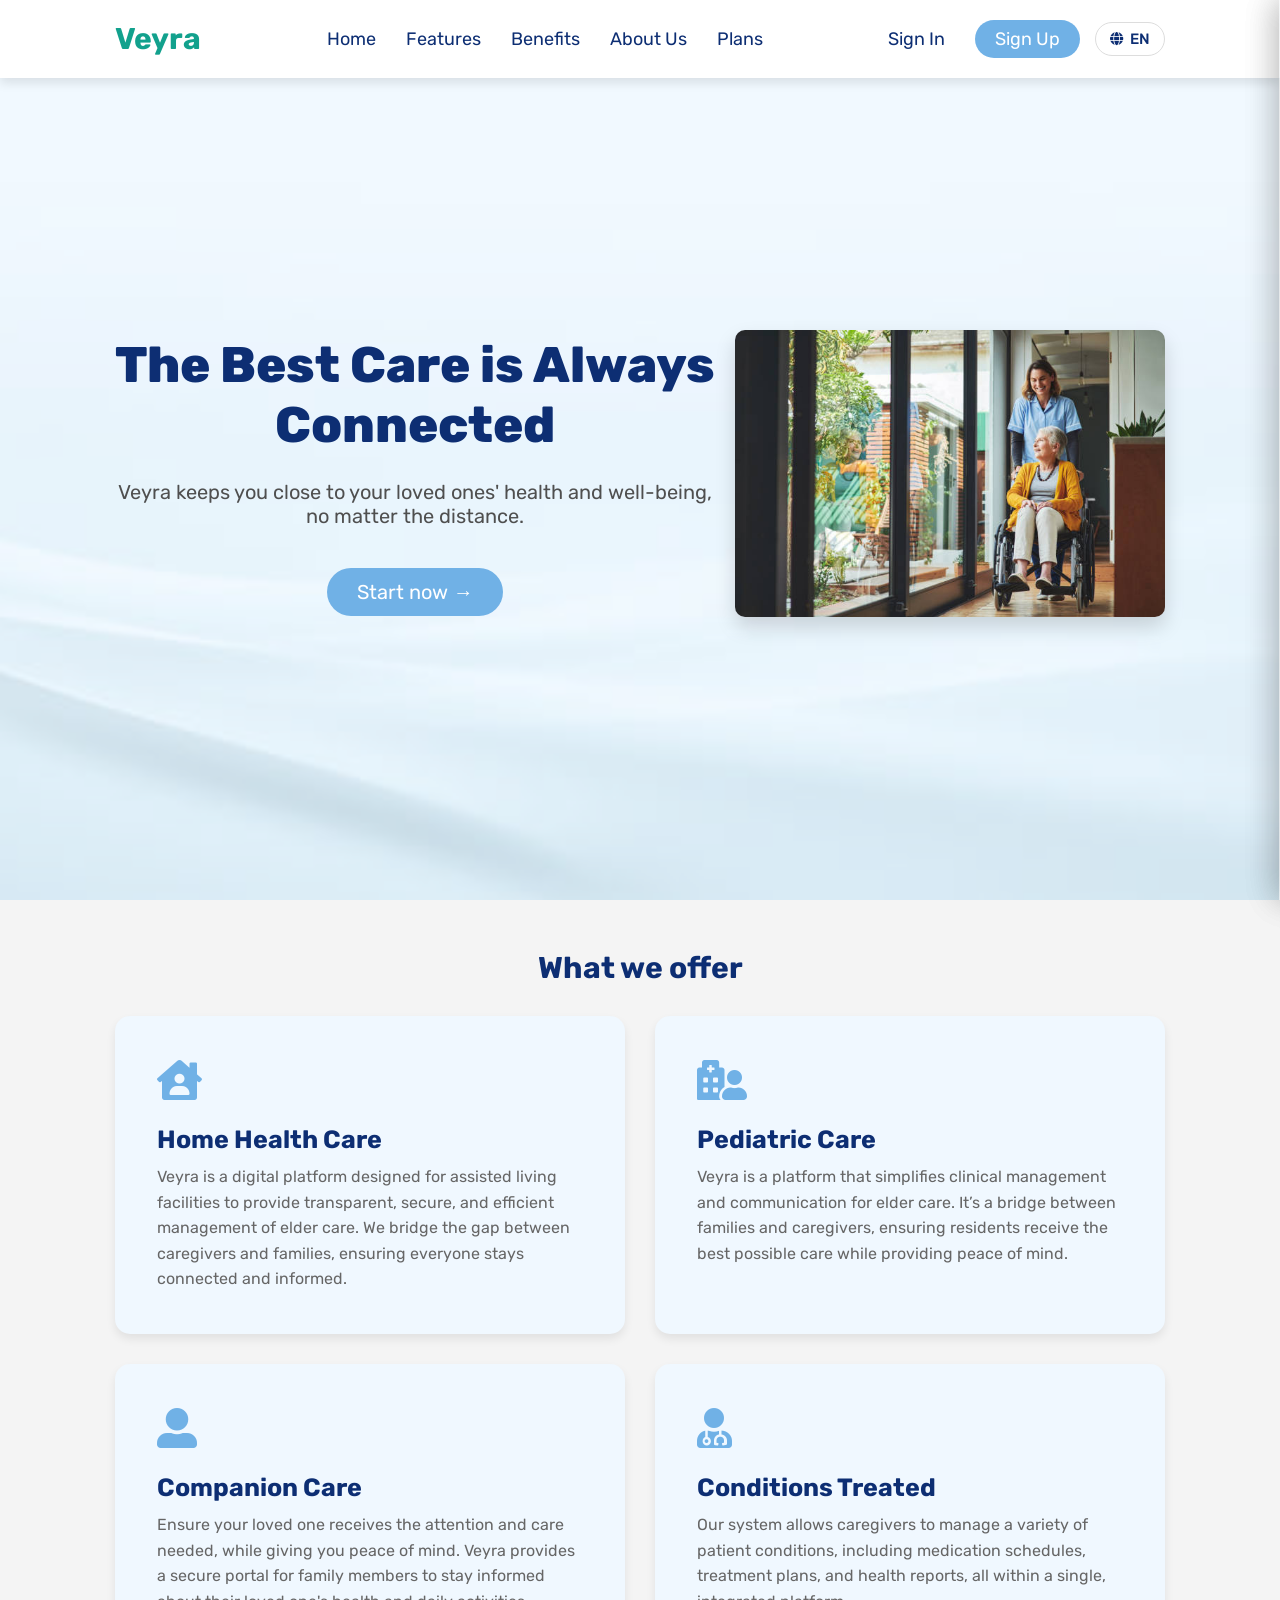
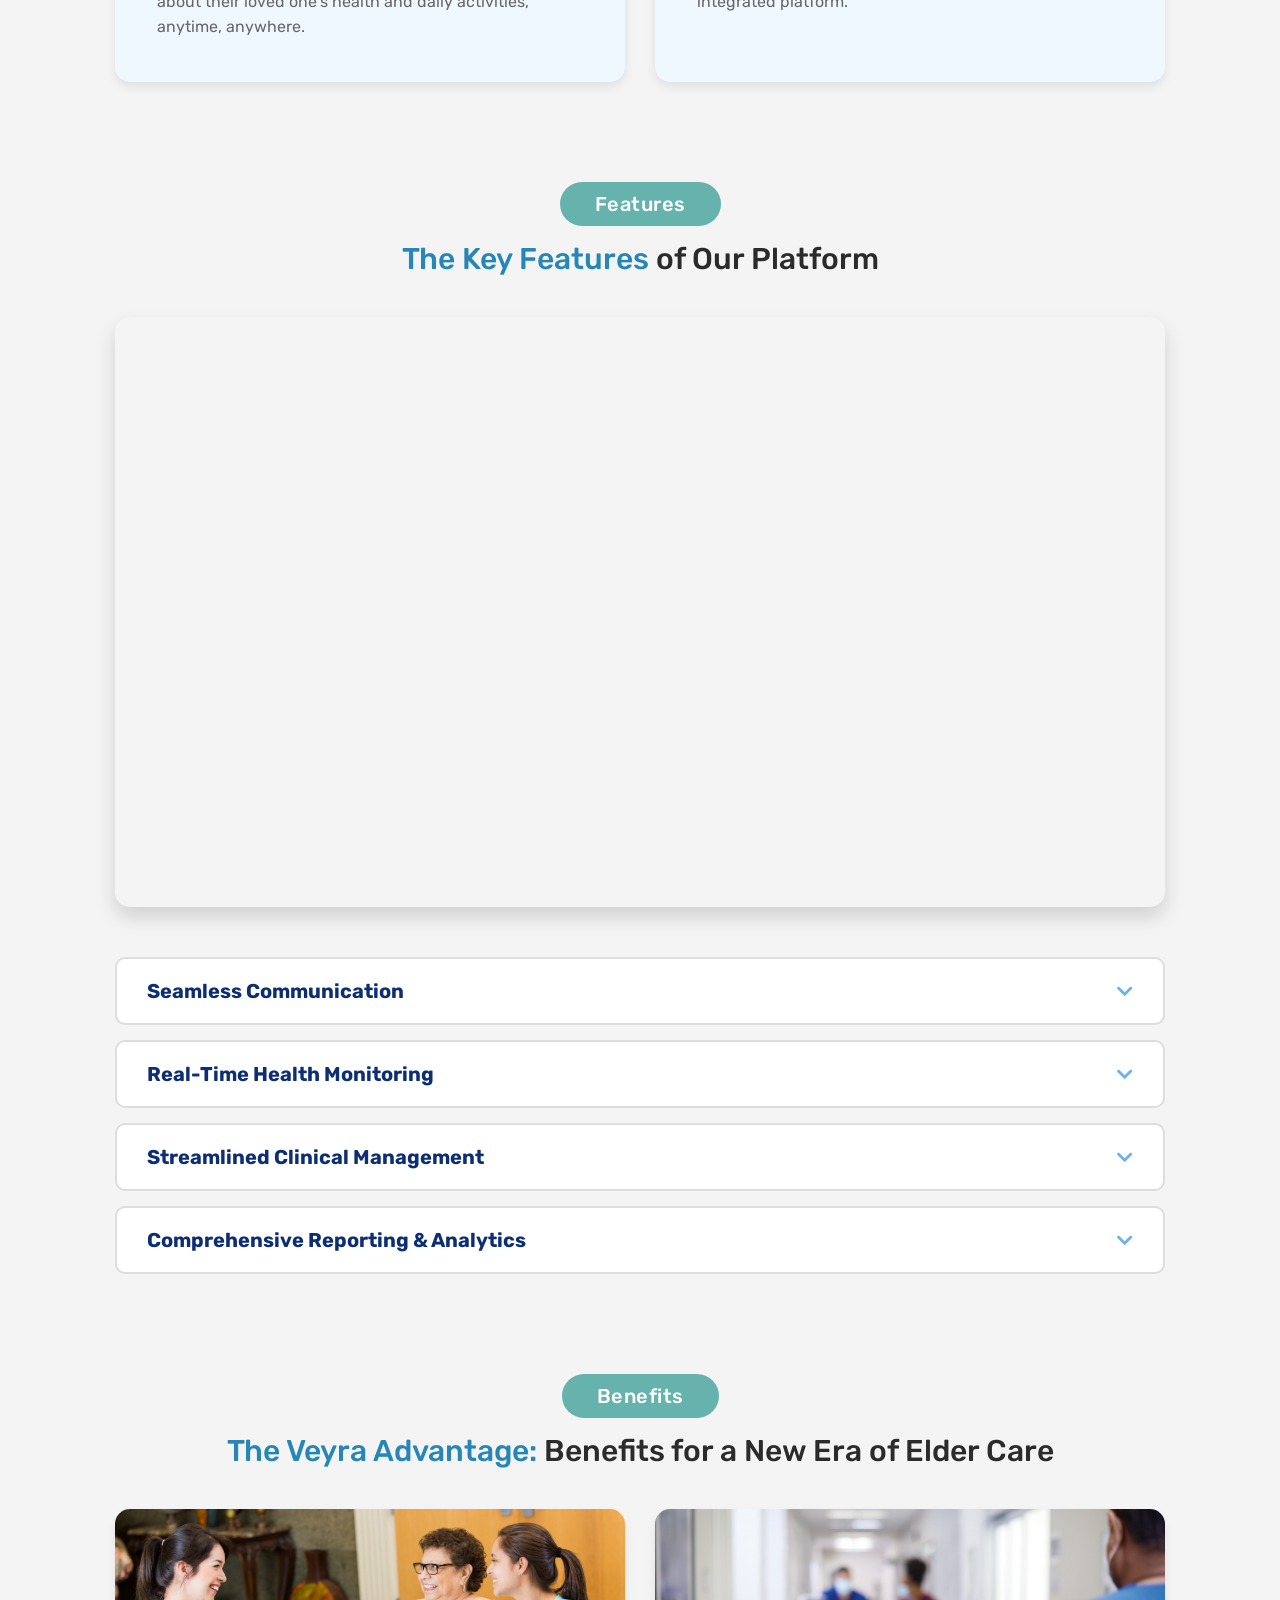
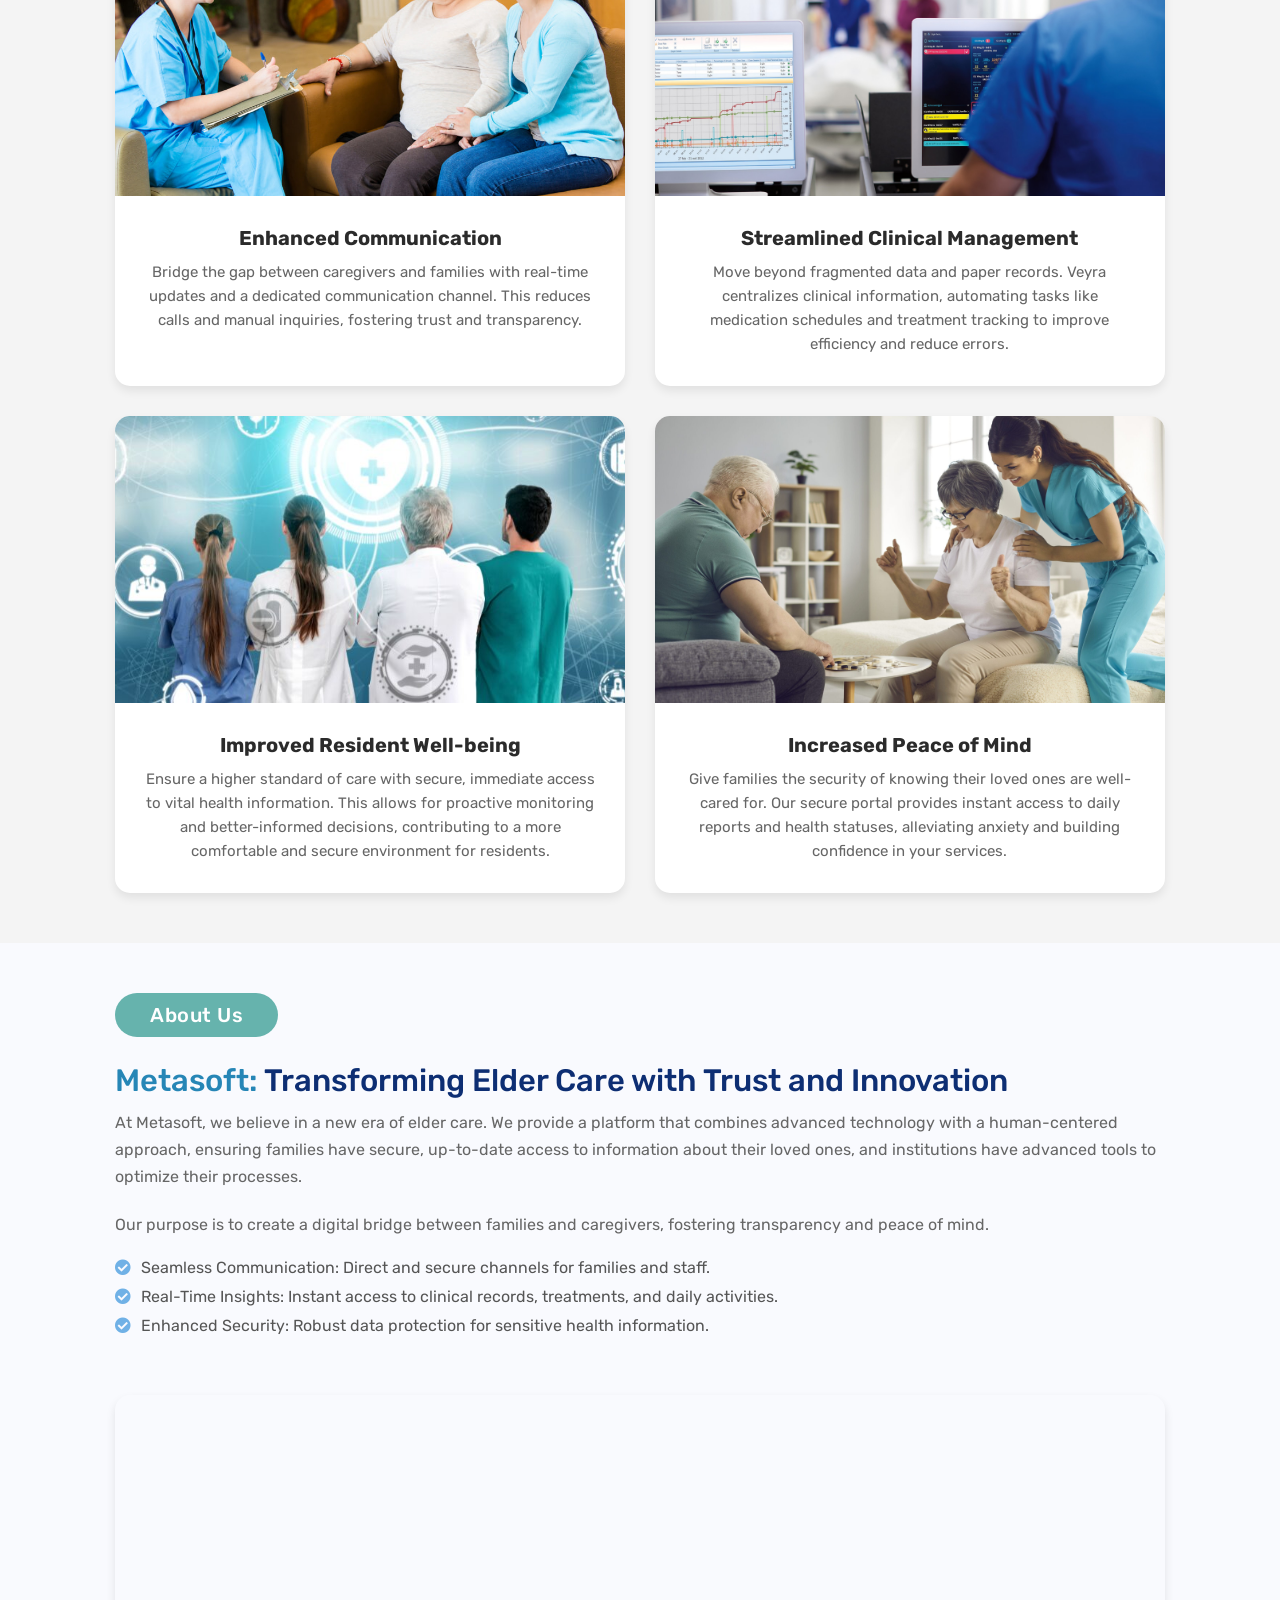
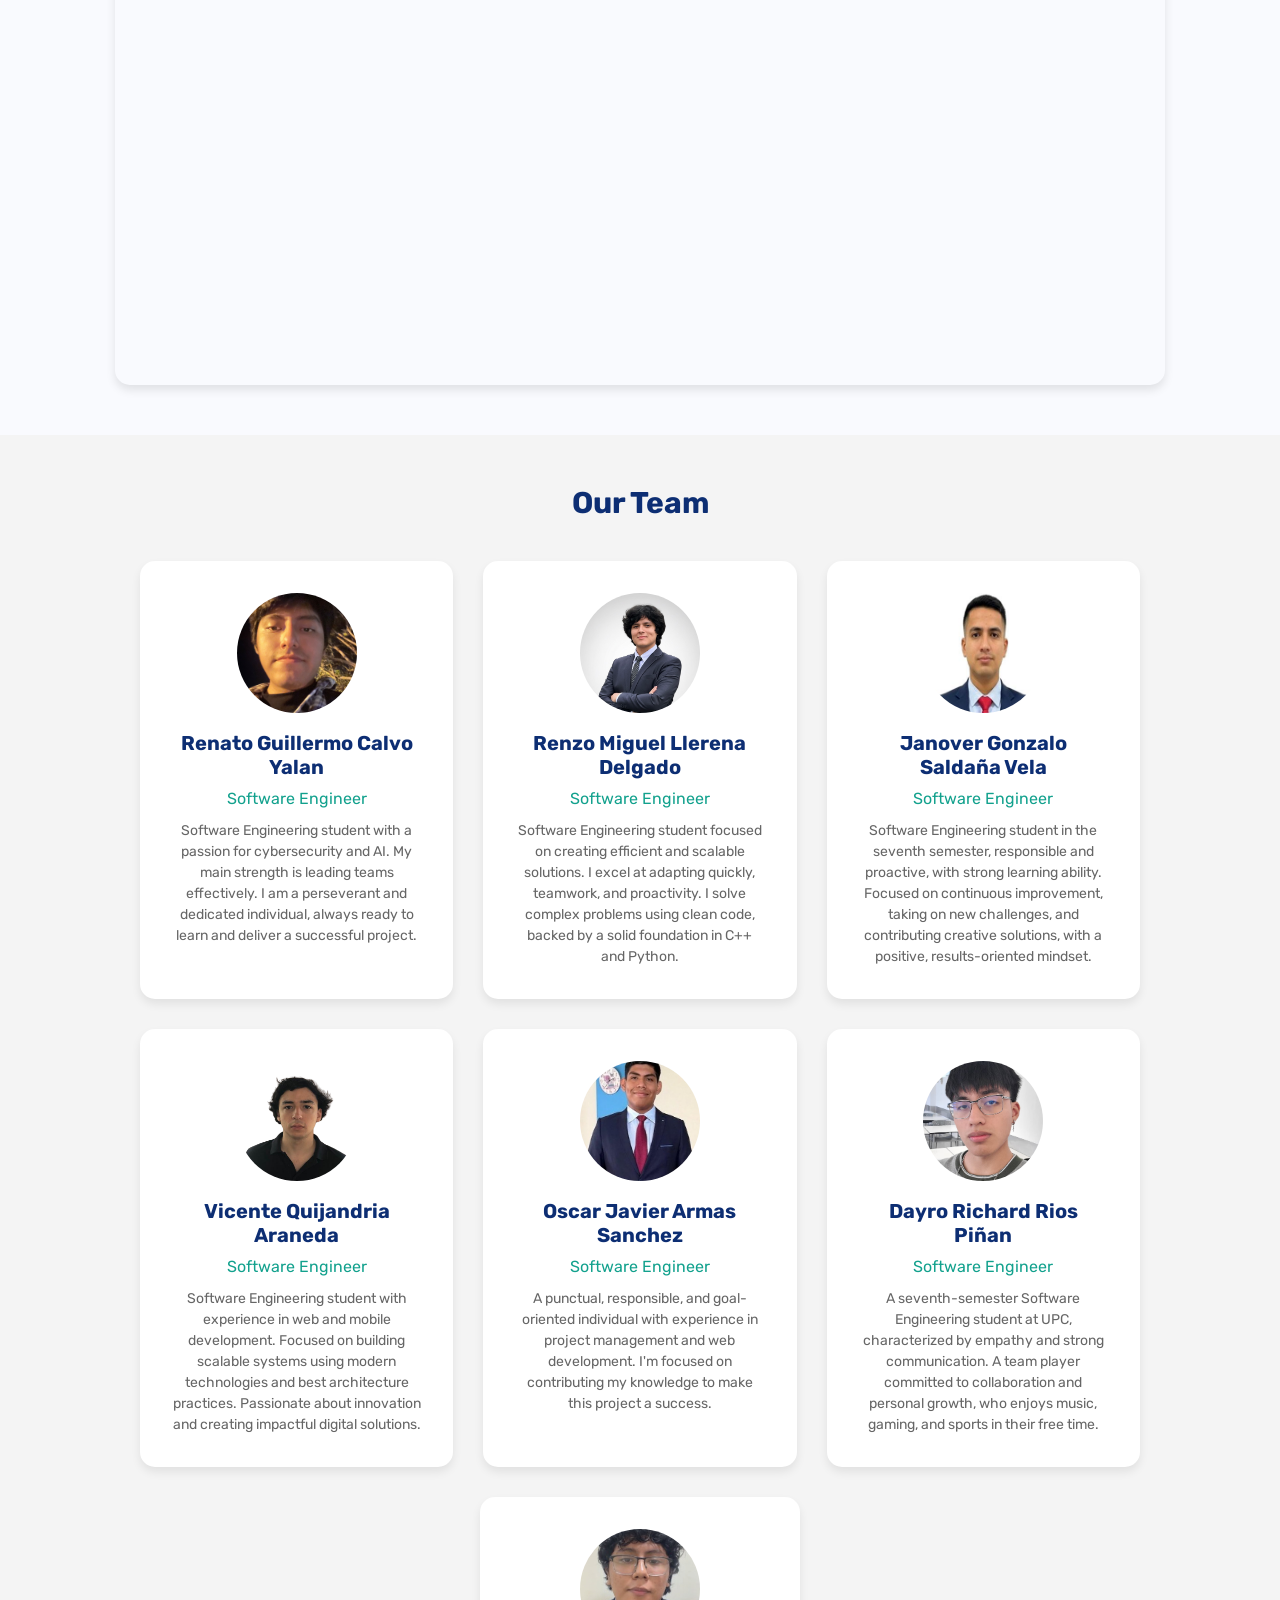
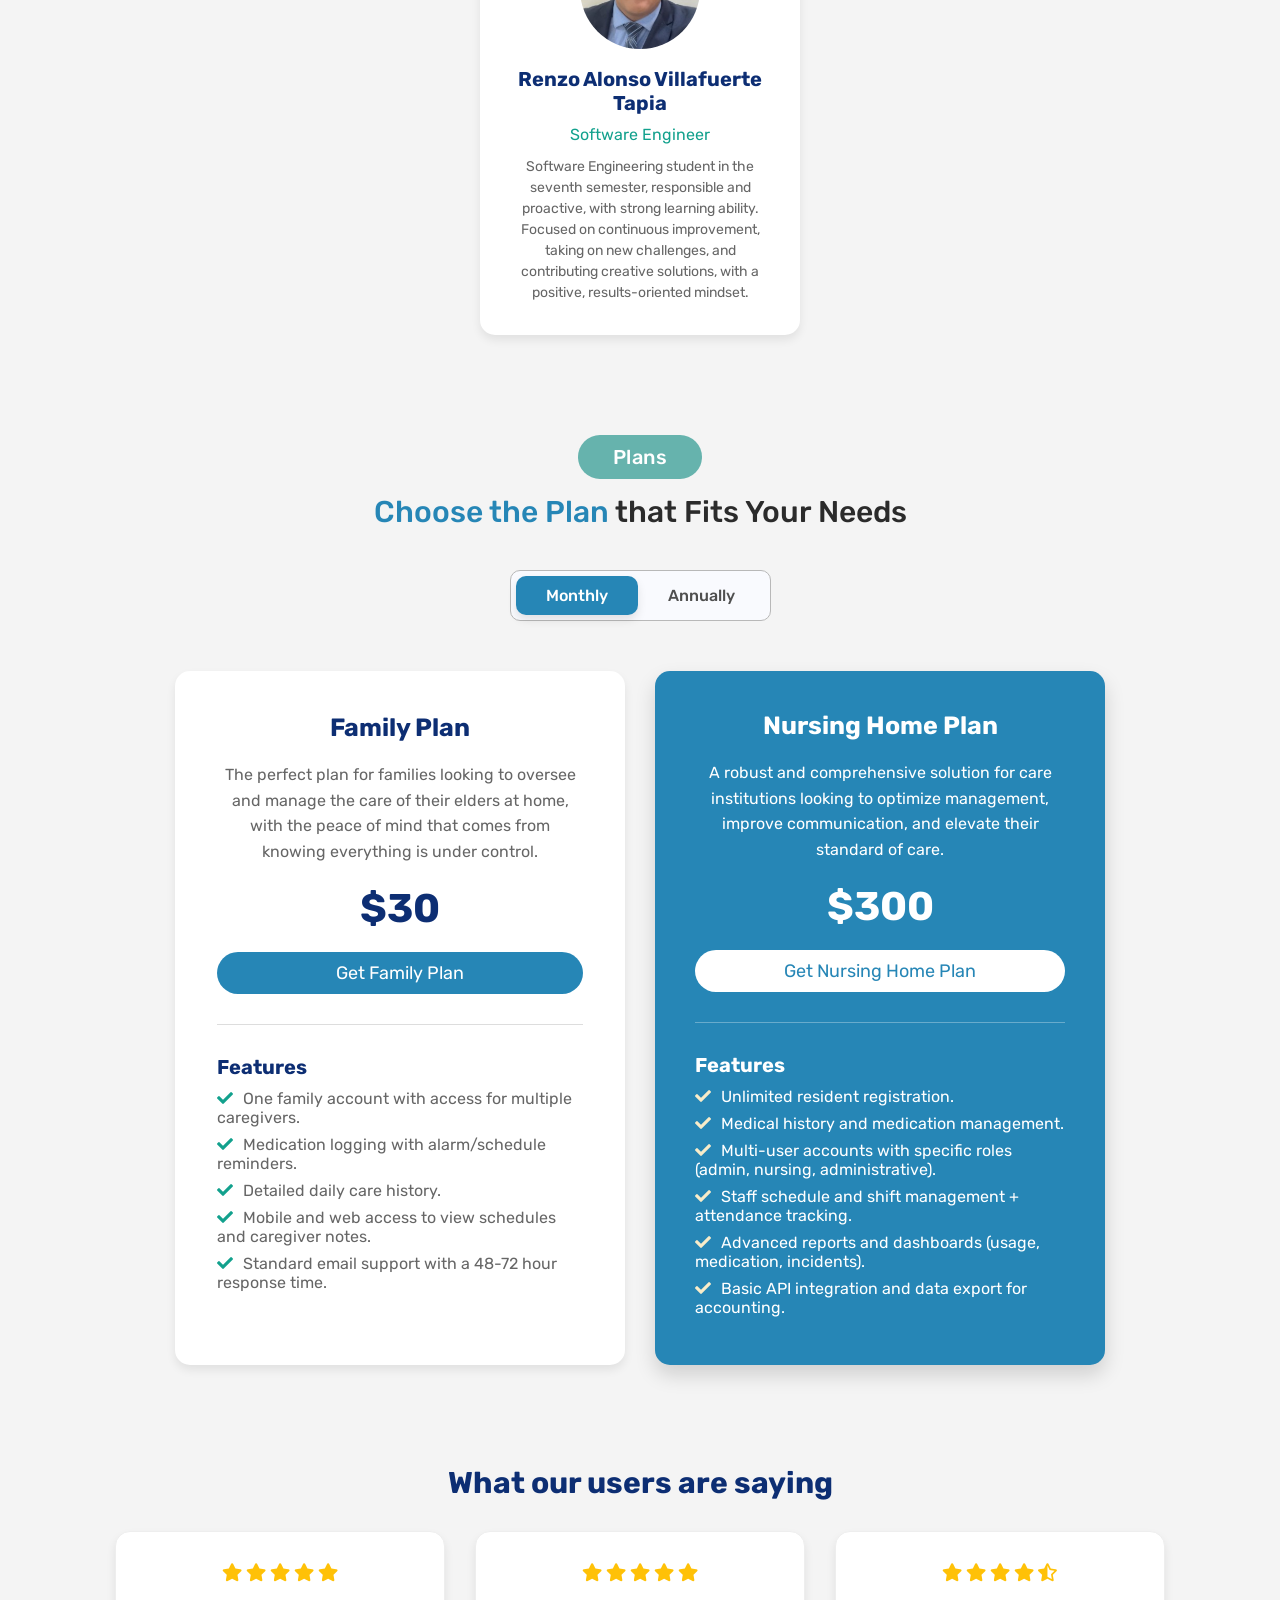
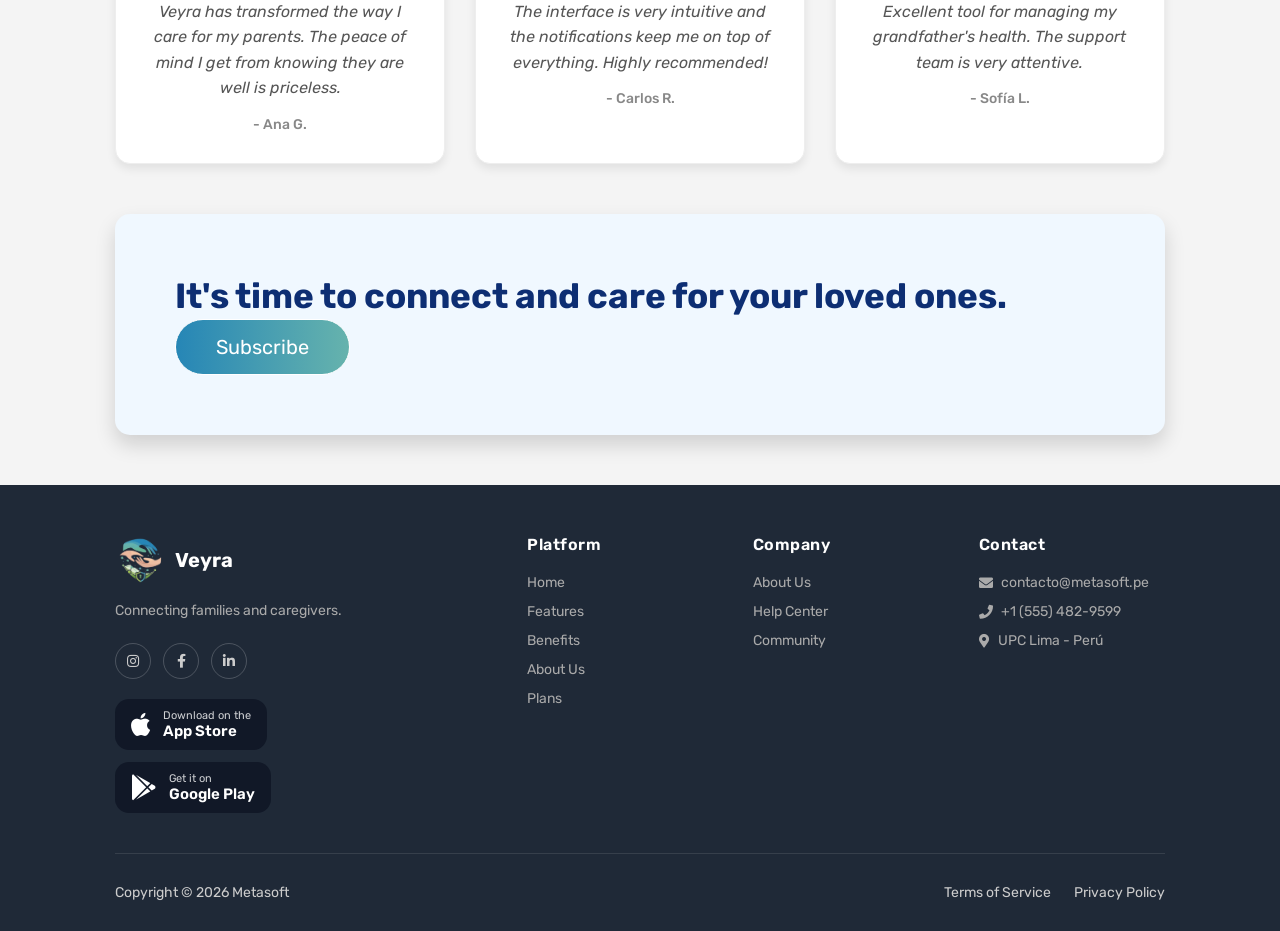
<file: index.html>
<!DOCTYPE html>
<html lang="en">
<head>
    <meta charset="UTF-8" />
    <meta http-equiv="X-UA-Compatible" content="IE=edge" />
    <meta name="viewport" content="width=device-width, initial-scale=1.0" />
    <title>Veyra</title>
    <link rel="stylesheet" href="https://cdnjs.cloudflare.com/ajax/libs/font-awesome/5.15.3/css/all.min.css" />
    <link rel="preconnect" href="https://fonts.googleapis.com">
    <link rel="preconnect" href="https://fonts.gstatic.com" crossorigin>
    <link href="https://fonts.googleapis.com/css2?family=Instrument+Serif:ital@0;1&family=Jost:ital,wght@0,100..900;1,100..900&family=Konkhmer+Sleokchher&family=Lexend&family=Manrope:wght@200..800&family=Rubik:ital,wght@0,300..900;1,300..900&display=swap" rel="stylesheet">
    <link rel="stylesheet" href="public/assets/styles/style.css" />
    <link rel="icon" href="favicon.ico">

</head>
<body>
<!-- Hero Section -->
<header class="header">
    <a href="#" class="logo">Veyra</a>
    <div class="menu-wrapper">
        <nav class="navbar">
            <a href="#home" data-i18n="nav.home">Home</a>
            <a href="#features" data-i18n="nav.features">Features</a>
            <a href="#benefits" data-i18n="nav.benefits">Benefits</a>
            <a href="#about" data-i18n="nav.about">About Us</a>
            <a href="#plans" data-i18n="nav.plans">Plans</a>
        </nav>
        <div class="buttons">
            <a href="https://app.veyra.metasoft.pe/iam/sign-in" class="btn sign-in" data-i18n="nav.signin">Sign In</a>
            <a href="https://app.veyra.metasoft.pe" class="btn sign-up" data-i18n="nav.signup">Sign Up</a>
        </div>
    </div>
    <button id="language-switcher" aria-label="Switch language">
        <i class="fas fa-globe"></i>
        <span id="lang-label">EN</span>
    </button>
    <div id="menu-btn" class="fas fa-bars"></div>
</header>
<!-- Home Section -->
<section class="home" id="home">
    <div class="hero-content-wrapper">
        <h1 data-i18n="hero.title">The Best Care is Always Connected</h1>
        <p data-i18n="hero.subtitle">Veyra keeps you close to your loved ones' health and well-being, no matter the distance.</p>
        <a href="https://app.veyra.metasoft.pe/" class="btn-home" data-i18n="hero.cta">Start now →</a>
    </div>
    <div class="image-container">
        <div class="home-image">
            <img src="public/assets/images/nurse-pushing-senior-woman-in-wheelchair.jpg" alt="A smiling nurse in blue uniform is gently pushing a happy senior woman in a wheelchair down a bright, sunlit hallway near a large window, suggesting assisted living or home care.">
        </div>
    </div>
</section>
<!-- What we offer Section -->
<section class="what-we-offer">
    <h1 class="heading" data-i18n="services.heading">What we offer</h1>
    <div class="container">
        <div class="offer-box">
            <div class="icon-container"><i class="fas fa-house-user"></i></div>
            <h3 data-i18n="services.card1.title">Home Health Care</h3>
            <p data-i18n="services.card1.text">Veyra is a digital platform designed for assisted living facilities to provide transparent, secure, and efficient management of elder care. We bridge the gap between caregivers and families, ensuring everyone stays connected and informed.</p>
        </div>
        <div class="offer-box">
            <div class="icon-container"><i class="fas fa-hospital-user"></i></div>
            <h3 data-i18n="services.card2.title">Pediatric Care</h3>
            <p data-i18n="services.card2.text">Veyra is a platform that simplifies clinical management and communication for elder care. It’s a bridge between families and caregivers, ensuring residents receive the best possible care while providing peace of mind.</p>
        </div>
        <div class="offer-box">
            <div class="icon-container"><i class="fas fa-user-alt"></i></div>
            <h3 data-i18n="services.card3.title">Companion Care</h3>
            <p data-i18n="services.card3.text">Ensure your loved one receives the attention and care needed, while giving you peace of mind. Veyra provides a secure portal for family members to stay informed about their loved one's health and daily activities, anytime, anywhere.</p>
        </div>
        <div class="offer-box">
            <div class="icon-container"><i class="fas fa-user-md"></i></div>
            <h3 data-i18n="services.card4.title">Conditions Treated</h3>
            <p data-i18n="services.card4.text">Our system allows caregivers to manage a variety of patient conditions, including medication schedules, treatment plans, and health reports, all within a single, integrated platform.</p>
        </div>
    </div>
</section>
<!-- Features Section -->
<section class="features-accordion" id="features">
    <span class="section-button-title" data-i18n="features.button">Features</span>
    <h2 class="section-heading-split">
        <span class="highlight-blue" data-i18n="features.heading1">The Key Features</span> <span data-i18n="features.heading2">of Our Platform</span>
    </h2>
    <div class="features-container-split">
        <div class="video-container-split">
            <iframe src="https://www.youtube.com/embed/imto6GDSWEg" title="Veyra Features Video" frameborder="0" allowfullscreen></iframe>        </div>
        <div class="accordion-container">
            <div class="accordion-item">
                <div class="accordion-title">
                    <h4 data-i18n="features.accordion1.title">Seamless Communication</h4>
                    <i class="fas fa-chevron-down"></i>
                </div>
                <div class="accordion-content">
                    <p data-i18n="features.accordion1.text">Bridge the gap between caregivers and families with real-time updates and a dedicated communication channel. This reduces calls and manual inquiries, fostering trust and transparency.</p>
                </div>
            </div>
            <div class="accordion-item">
                <div class="accordion-title">
                    <h4 data-i18n="features.accordion2.title">Real-Time Health Monitoring</h4>
                    <i class="fas fa-chevron-down"></i>
                </div>
                <div class="accordion-content">
                    <p data-i18n="features.accordion2.text">Ensure a higher standard of care with secure, immediate access to vital health information. This allows for proactive monitoring and better-informed decisions, contributing to a more comfortable and secure environment for residents.</p>
                </div>
            </div>
            <div class="accordion-item">
                <div class="accordion-title">
                    <h4 data-i18n="features.accordion3.title">Streamlined Clinical Management</h4>
                    <i class="fas fa-chevron-down"></i>
                </div>
                <div class="accordion-content">
                    <p data-i18n="features.accordion3.text">Move beyond fragmented data and paper records. Veyra centralizes clinical information, automating tasks like medication schedules and treatment tracking to improve efficiency and reduce errors.</p>
                </div>
            </div>
            <div class="accordion-item">
                <div class="accordion-title">
                    <h4 data-i18n="features.accordion4.title">Comprehensive Reporting & Analytics</h4>
                    <i class="fas fa-chevron-down"></i>
                </div>
                <div class="accordion-content">
                    <p data-i18n="features.accordion4.text">Our advanced reporting tools give you deep insights into care quality, staff performance, and resident well-being, helping institutions make data-driven decisions and enhance their services.</p>
                </div>
            </div>
        </div>
    </div>
</section>
<!-- Benefits Section -->
<section class="benefits-section" id="benefits">
    <span class="section-button-title" data-i18n="benefits.button">Benefits</span>
    <h2 class="section-heading-split">
        <span class="highlight-blue" data-i18n="benefits.heading1">The Veyra Advantage:</span> <span data-i18n="benefits.heading2">Benefits for a New Era of Elder Care</span>
    </h2>
    <div class="benefits-grid-image">
        <div class="benefit-card-image">
            <div class="card-image-container">
                <img src="public/assets/images/nurse-consulting-with-senior-woman-and-daughter.jpg" alt="A smiling nurse in blue scrubs is sitting on a sofa and writing on a clipboard while consulting with an older adult woman and a younger female relative, all smiling and engaged in a friendly discussion about care options.">
            </div>
            <div class="card-content">
                <h3 data-i18n="benefits.card1.title">Enhanced Communication</h3>
                <p data-i18n="benefits.card1.text">Bridge the gap between caregivers and families with real-time updates and a dedicated communication channel. This reduces calls and manual inquiries, fostering trust and transparency.</p>
            </div>
        </div>
        <div class="benefit-card-image">
            <div class="card-image-container">
                <img src="public/assets/images/medical-staff-monitoring-patient-data-on-screens.jpg" alt="A view over the shoulder of a male medical worker, wearing scrubs and a mask, looking at two computer screens displaying critical patient data, including vital signs and graph trends, in a busy hospital hallway.">
            </div>
            <div class="card-content">
                <h3 data-i18n="benefits.card2.title">Streamlined Clinical Management</h3>
                <p data-i18n="benefits.card2.text">Move beyond fragmented data and paper records. Veyra centralizes clinical information, automating tasks like medication schedules and treatment tracking to improve efficiency and reduce errors.</p>
            </div>
        </div>
        <div class="benefit-card-image">
            <div class="card-image-container">
                <img src="public/assets/images/healthcare-team-with-digital-medical-overlay.jpg" alt="A team of doctors and nurses standing with their backs to the camera, looking at a complex, blue digital display with interconnecting health and medical icons like a heart, syringe, and ambulance, representing advanced healthcare technology and network.">
            </div>
            <div class="card-content">
                <h3 data-i18n="benefits.card3.title">Improved Resident Well-being</h3>
                <p data-i18n="benefits.card3.text">Ensure a higher standard of care with secure, immediate access to vital health information. This allows for proactive monitoring and better-informed decisions, contributing to a more comfortable and secure environment for residents.</p>
            </div>
        </div>
        <div class="benefit-card-image">
            <div class="card-image-container">
                <img src="public/assets/images/nurse-with-seniors-playing-board-game-at-nursing-home.jpg" alt="A female nurse is cheering on a delighted senior woman who gives a thumbs-up while sitting with an elderly man at a small table, playing a board game in a brightly lit residential care setting.">
            </div>
            <div class="card-content">
                <h3 data-i18n="benefits.card4.title">Increased Peace of Mind</h3>
                <p data-i18n="benefits.card4.text">Give families the security of knowing their loved ones are well-cared for. Our secure portal provides instant access to daily reports and health statuses, alleviating anxiety and building confidence in your services.</p>
            </div>
        </div>
    </div>
</section>
<!-- About Us Section -->
<section class="about-us" id="about">
    <div class="container-about">
        <div class="content-about">
            <span class="section-button-title" data-i18n="about.button">About Us</span>
            <h2 class="section-heading-split">
                <span class="highlight-blue" data-i18n="about.heading1">Metasoft:</span> <span data-i18n="about.heading2">Transforming Elder Care with Trust and Innovation</span>
            </h2>
            <p data-i18n="about.p1">At Metasoft, we believe in a new era of elder care. We provide a platform that combines advanced technology with a human-centered approach, ensuring families have secure, up-to-date access to information about their loved ones, and institutions have advanced tools to optimize their processes.</p>
            <p data-i18n="about.p2">Our purpose is to create a digital bridge between families and caregivers, fostering transparency and peace of mind.</p>
            <ul>
                <li><i class="fas fa-check-circle"></i><span data-i18n="about.list1"> Seamless Communication: Direct and secure channels for families and staff.</span></li>
                <li><i class="fas fa-check-circle"></i><span data-i18n="about.list2"> Real-Time Insights: Instant access to clinical records, treatments, and daily activities.</span></li>
                <li><i class="fas fa-check-circle"></i><span data-i18n="about.list3"> Enhanced Security: Robust data protection for sensitive health information.</span></li>
            </ul>
        </div>
        <div class="video-container">
            <iframe src="https://www.youtube.com/embed/DgXecYBAGc8" title="Veyra About Us Video" frameborder="0" allowfullscreen></iframe>
        </div>
    </div>
</section>
<!-- Our Team Section -->
<section class="our-team">
    <h1 class="heading" data-i18n="team.heading">Our Team</h1>
    <div class="team-grid">
        <div class="team-member">
            <img src="public/assets/images/veyra-team-member-renato-icon.jpeg" alt="Renato Guillermo Calvo Yalan">
            <h3>Renato Guillermo Calvo Yalan</h3>
            <p data-i18n="team.role">Software Engineer</p>
            <span data-i18n="team.member1">Software Engineering student with a passion for cybersecurity and AI. My main strength is leading teams effectively. I am a perseverant and dedicated individual, always ready to learn and deliver a successful project.</span>
        </div>
        <div class="team-member">
            <img src="public/assets/images/veyra-team-member-renzo-icon.jpg" alt="Renzo Miguel Llerena Delgado">
            <h3>Renzo Miguel Llerena Delgado</h3>
            <p data-i18n="team.role">Software Engineer</p>
            <span data-i18n="team.member2"></span>
        </div>
        <div class="team-member">
            <img src="public/assets/images/veyra-team-member-janover-icon.jpg" alt="Professional portrait icon of Veyra team member Janover Gonzalo Saldaña Vela.">
            <h3>Janover Gonzalo Saldaña Vela</h3>
            <p data-i18n="team.role">Software Engineer</p>
            <span data-i18n="team.member7"></span>
        </div>
        <div class="team-member">
            <img src="public/assets/images/veyra-team-member-vicente-icon.png" alt="Professional portrait icon of Veyra team member Vicente Quijandria Araneda">
            <h3>Vicente Quijandria Araneda</h3>
            <p data-i18n="team.role">Software Engineer</p>
            <span data-i18n="team.member3">Software Engineering student experienced in full-stack development with React, TypeScript, Spring Boot, and MySQL. Strong in building scalable applications using DDD and RESTful APIs, with interest in cloud computing, data analysis, and agile development practices.</span>
        </div>
        <div class="team-member">
            <img src="public/assets/images/veyra-team-member-oscar-icon.jpg" alt="Professional portrait icon of Veyra team member Oscar Javier Armas Sanchez">
            <h3>Oscar Javier Armas Sanchez</h3>
            <p data-i18n="team.role">Software Engineer</p>
            <span data-i18n="team.member4"></span>
        </div>
        <div class="team-member">
            <img src="public/assets/images/veyra-team-member-dayro-icon.jpeg" alt="Professional portrait icon of Veyra team member Dayro Richard Rios Piñan.">
            <h3>Dayro Richard Rios Piñan</h3>
            <p data-i18n="team.role">Software Engineer</p>
            <span data-i18n="team.member5"></span>
        </div>
        <div class="team-member">
            <img src="public/assets/images/veyra-team-member-renzoV-icon.jpeg" alt="Professional portrait icon of Veyra team member Renzo Alonso Villafuerte Tapia.">
            <h3>Renzo Alonso Villafuerte Tapia</h3>
            <p data-i18n="team.role">Software Engineer</p>
            <span data-i18n="team.member6"></span>
        </div>
    </div>
</section>
<!-- Plans Section -->
<section class="plans" id="plans">
    <span class="section-button-title" data-i18n="plans.button">Plans</span>
    <h2 class="section-heading-split">
        <span class="highlight-blue" data-i18n="plans.heading1">Choose the Plan</span> <span data-i18n="plans.heading2">that Fits Your Needs</span>
    </h2>

    <div class="plan-toggle">
        <button class="toggle-btn active" data-plan="monthly" data-i18n="plans.monthly">Monthly</button>
        <button class="toggle-btn" data-plan="annually" data-i18n="plans.annually">Annually</button>
    </div>
    <div class="plans-container">
        <div class="plan-card" data-plan-type="family">
            <h3 data-i18n="plans.family.title">Family Plan</h3>
            <p class="plan-description" data-i18n="plans.family.description">The perfect plan for families looking to oversee and manage the care of their elders at home, with the peace of mind that comes from knowing everything is under control.</p>
            <div class="price">
                <p class="monthly-price" data-i18n="plans.family.price.monthly">$30 <span data-i18n="plans.family.price.monthly_unit">/Per month</span></p>
                <p class="annually-price" style="display: none;" data-i18n="plans.family.price.annually">$300 <span data-i18n="plans.family.price.annually_unit">/Per year</span></p>
            </div>
            <p class="annual-save" style="display: none;" data-i18n="plans.save">Save 15% annually</p>
            <a
                href="https://app.veyra.metasoft.pe/payments/plans/family"
                class="btn"
                data-i18n="plans.family.cta">
                Get Family Plan
            </a>
            <hr class="plan-divider">
            <div class="features">
                <h4 data-i18n="plans.features_heading">Features</h4>
                <ul>
                    <li><i class="fas fa-check"></i><span data-i18n="plans.family.feature1"> One family account with access for multiple caregivers.</span></li>
                    <li><i class="fas fa-check"></i><span data-i18n="plans.family.feature2"> Medication logging with alarm/schedule reminders.</span></li>
                    <li><i class="fas fa-check"></i><span data-i18n="plans.family.feature3"> Detailed daily care history.</span></li>
                    <li><i class="fas fa-check"></i><span data-i18n="plans.family.feature4"> Mobile and web access to view schedules and caregiver notes.</span></li>
                    <li><i class="fas fa-check"></i><span data-i18n="plans.family.feature5"> Standard email support with a 48-72 hour response time.</span></li>
                </ul>
            </div>
        </div>

        <div class="plan-card highlight-card" data-plan-type="nursing">
            <h3 data-i18n="plans.nursing.title">Nursing Home Plan</h3>
            <p class="plan-description" data-i18n="plans.nursing.description">A robust and comprehensive solution for care institutions looking to optimize management, improve communication, and elevate their standard of care.</p>
            <div class="price">
                <p class="monthly-price" data-i18n="plans.nursing.price.monthly">$300 <span data-i18n="plans.nursing.price.monthly_unit">/Per month</span></p>
                <p class="annually-price" style="display: none;" data-i18n="plans.nursing.price.annually">$3000 <span data-i18n="plans.nursing.price.annually_unit">/Per year</span></p>
            </div>
            <p class="annual-save" style="display: none;" data-i18n="plans.save">Save 15% annually</p>
            <a
                href="https://app.veyra.metasoft.pe/payments/plans/nursing-home"
                class="btn"
                data-i18n="plans.nursing.cta">
                Get Nursing Home Plan
            </a>
            <hr class="plan-divider">
            <div class="features">
                <h4 data-i18n="plans.features_heading">Features</h4>
                <ul>
                    <li><i class="fas fa-check"></i><span data-i18n="plans.nursing.feature1"> Unlimited resident registration.</span></li>
                    <li><i class="fas fa-check"></i><span data-i18n="plans.nursing.feature2"> Medical history and medication management.</span></li>
                    <li><i class="fas fa-check"></i><span data-i18n="plans.nursing.feature3"> Multi-user accounts with specific roles (admin, nursing, administrative).</span></li>
                    <li><i class="fas fa-check"></i><span data-i18n="plans.nursing.feature4"> Staff schedule and shift management + attendance tracking.</span></li>
                    <li><i class="fas fa-check"></i><span data-i18n="plans.nursing.feature5"> Advanced reports and dashboards (usage, medication, incidents).</span></li>
                    <li><i class="fas fa-check"></i><span data-i18n="plans.nursing.feature6"> Basic API integration and data export for accounting.</span></li>
                </ul>
            </div>
        </div>
    </div>
</section>
<!-- Testimonials and CTA Section -->
<section class="testimonials-cta">
    <div class="container-reviews">
        <h3 class="reviews-heading" data-i18n="testimonials.heading">What our users are saying</h3>
        <div class="review-grid">
            <div class="review-card">
                <div class="review-stars">
                    <i class="fas fa-star"></i>
                    <i class="fas fa-star"></i>
                    <i class="fas fa-star"></i>
                    <i class="fas fa-star"></i>
                    <i class="fas fa-star"></i>
                </div>
                <p class="review-text" data-i18n="testimonials.review1">"Veyra has transformed the way I care for my parents. The peace of mind I get from knowing they are well is priceless."</p>
                <p class="reviewer-name">- Ana G.</p>
            </div>
            <div class="review-card">
                <div class="review-stars">
                    <i class="fas fa-star"></i>
                    <i class="fas fa-star"></i>
                    <i class="fas fa-star"></i>
                    <i class="fas fa-star"></i>
                    <i class="fas fa-star"></i>
                </div>
                <p class="review-text" data-i18n="testimonials.review2">"The interface is very intuitive and the notifications keep me on top of everything. Highly recommended!"</p>
                <p class="reviewer-name">- Carlos R.</p>
            </div>
            <div class="review-card">
                <div class="review-stars">
                    <i class="fas fa-star"></i>
                    <i class="fas fa-star"></i>
                    <i class="fas fa-star"></i>
                    <i class="fas fa-star"></i>
                    <i class="fas fa-star-half-alt"></i>
                </div>
                <p class="review-text" data-i18n="testimonials.review3">"Excellent tool for managing my grandfather's health. The support team is very attentive."</p>
                <p class="reviewer-name">- Sofía L.</p>
            </div>
        </div>
    </div>

    <div class="container-cta">
        <div class="cta-content">
            <h2 class="cta-heading" data-i18n="cta.heading">It's time to connect and care for your loved ones.</h2>
            <a href="#" class="btn subscribe-btn" data-i18n="cta.button">Subscribe</a>
        </div>
    </div>
</section>
<!-- Footer Section -->
<footer class="footer">
    <div class="footer-grid">
        <div class="footer-brand">
            <div class="footer-logo">
                <img src="public/assets/images/the-logo-of-veyra.png" alt="The official logo of Veyra.">
                <p>Veyra</p>
            </div>
            <p class="footer-tagline" data-i18n="footer.tagline">Connecting families and caregivers.</p>
            <div class="footer-socials">
                <a href="#" aria-label="Instagram"><i class="fab fa-instagram"></i></a>
                <a href="#" aria-label="Facebook"><i class="fab fa-facebook-f"></i></a>
                <a href="#" aria-label="LinkedIn"><i class="fab fa-linkedin-in"></i></a>
            </div>
            <div class="store-buttons">
                <a href="#" class="store-btn">
                    <i class="fab fa-apple"></i>
                    <div>
                        <span data-i18n="footer.stores.appstore_small">Download on the</span>
                        <strong data-i18n="footer.stores.appstore">App Store</strong>
                    </div>
                </a>

                <a href="#" class="store-btn">
                    <i class="fab fa-google-play"></i>
                    <div>
                        <span data-i18n="footer.stores.googleplay_small">Get it on</span>
                        <strong data-i18n="footer.stores.googleplay">Google Play</strong>
                    </div>
                </a>
            </div>
        </div>
        <div class="footer-col">
            <h4 data-i18n="footer.platform.heading">Platform</h4>
            <a href="#home" data-i18n="nav.home">Home</a>
            <a href="#features" data-i18n="nav.features">Features</a>
            <a href="#benefits" data-i18n="nav.benefits">Benefits</a>
            <a href="#about" data-i18n="nav.about">About Us</a>
            <a href="#plans" data-i18n="nav.plans">Plans</a>
        </div>
        <div class="footer-col">
            <h4 data-i18n="footer.company.heading">Company</h4>
            <a href="#" data-i18n="footer.company.link1">About Us</a>
            <a href="#" data-i18n="footer.company.link2">Help Center</a>
            <a href="#" data-i18n="footer.company.link3">Community</a>
        </div>
        <div class="footer-col">
            <h4 data-i18n="footer.contact.heading">Contact</h4>
            <a href="mailto:contacto@metasoft.com"><i class="fas fa-envelope"></i><span>contacto@metasoft.pe</span></a>
            <p><i class="fas fa-phone"></i><span data-i18n="footer.contact.phone">+1 (555) 482-9599</span></p>
            <p><i class="fas fa-map-marker-alt"></i><span data-i18n="footer.contact.location">UPC Lima - Perú</span></p>
        </div>
    </div>
    <div class="copyright">
        <p id="footer-copyright"></p>
        <div class="legal-links">
            <button class="drawer-trigger" data-drawer="drawer-tos" data-i18n="footer.legal.terms">Terms of Service</button>
            <button class="drawer-trigger" data-drawer="drawer-privacy" data-i18n="footer.legal.privacy">Privacy Policy</button>
        </div>
    </div>
</footer>


<!-- Scroll To Top Button -->
<button id="scroll-top-btn" aria-label="Back to top"><i class="fas fa-chevron-up"></i></button>

<!-- Legal Drawer Overlay -->
<div id="drawer-overlay"></div>

<!-- Terms of Service Drawer -->
<div class="legal-drawer" id="drawer-tos" role="dialog" aria-modal="true" aria-label="Terms of Service" data-src="public/sections/tos.html">
    <div class="drawer-header">
        <div class="drawer-title-group">
            <h2 data-i18n="footer.legal.terms">Terms of Service</h2>
            <span class="drawer-date"><span data-lang="en">Last updated: April 2026</span><span data-lang="es">Última actualización: Abril 2026</span></span>
        </div>
        <div class="drawer-header-actions">
            <a href="public/sections/tos.html" target="_blank" class="drawer-external-link" aria-label="Open full page"><i class="fas fa-external-link-alt"></i></a>
            <button class="drawer-close" aria-label="Close"><i class="fas fa-times"></i></button>
        </div>
    </div>
    <div class="drawer-body"><span class="drawer-loader"><i class="fas fa-spinner fa-spin"></i></span></div>
</div>

<!-- Privacy Policy Drawer -->
<div class="legal-drawer" id="drawer-privacy" role="dialog" aria-modal="true" aria-label="Privacy Policy" data-src="public/sections/policies.html">
    <div class="drawer-header">
        <div class="drawer-title-group">
            <h2 data-i18n="footer.legal.privacy">Privacy Policy</h2>
            <span class="drawer-date"><span data-lang="en">Last updated: April 2026</span><span data-lang="es">Última actualización: Abril 2026</span></span>
        </div>
        <div class="drawer-header-actions">
            <a href="public/sections/policies.html" target="_blank" class="drawer-external-link" aria-label="Open full page"><i class="fas fa-external-link-alt"></i></a>
            <button class="drawer-close" aria-label="Close"><i class="fas fa-times"></i></button>
        </div>
    </div>
    <div class="drawer-body"><span class="drawer-loader"><i class="fas fa-spinner fa-spin"></i></span></div>
</div>

<!-- JavaScript Dependencies -->
<script src="public/assets/scripts/translations/en.js"></script>
<script src="public/assets/scripts/translations/es.js"></script>
<script src="public/assets/scripts/main.js"></script>

</body>
</html>
</file>
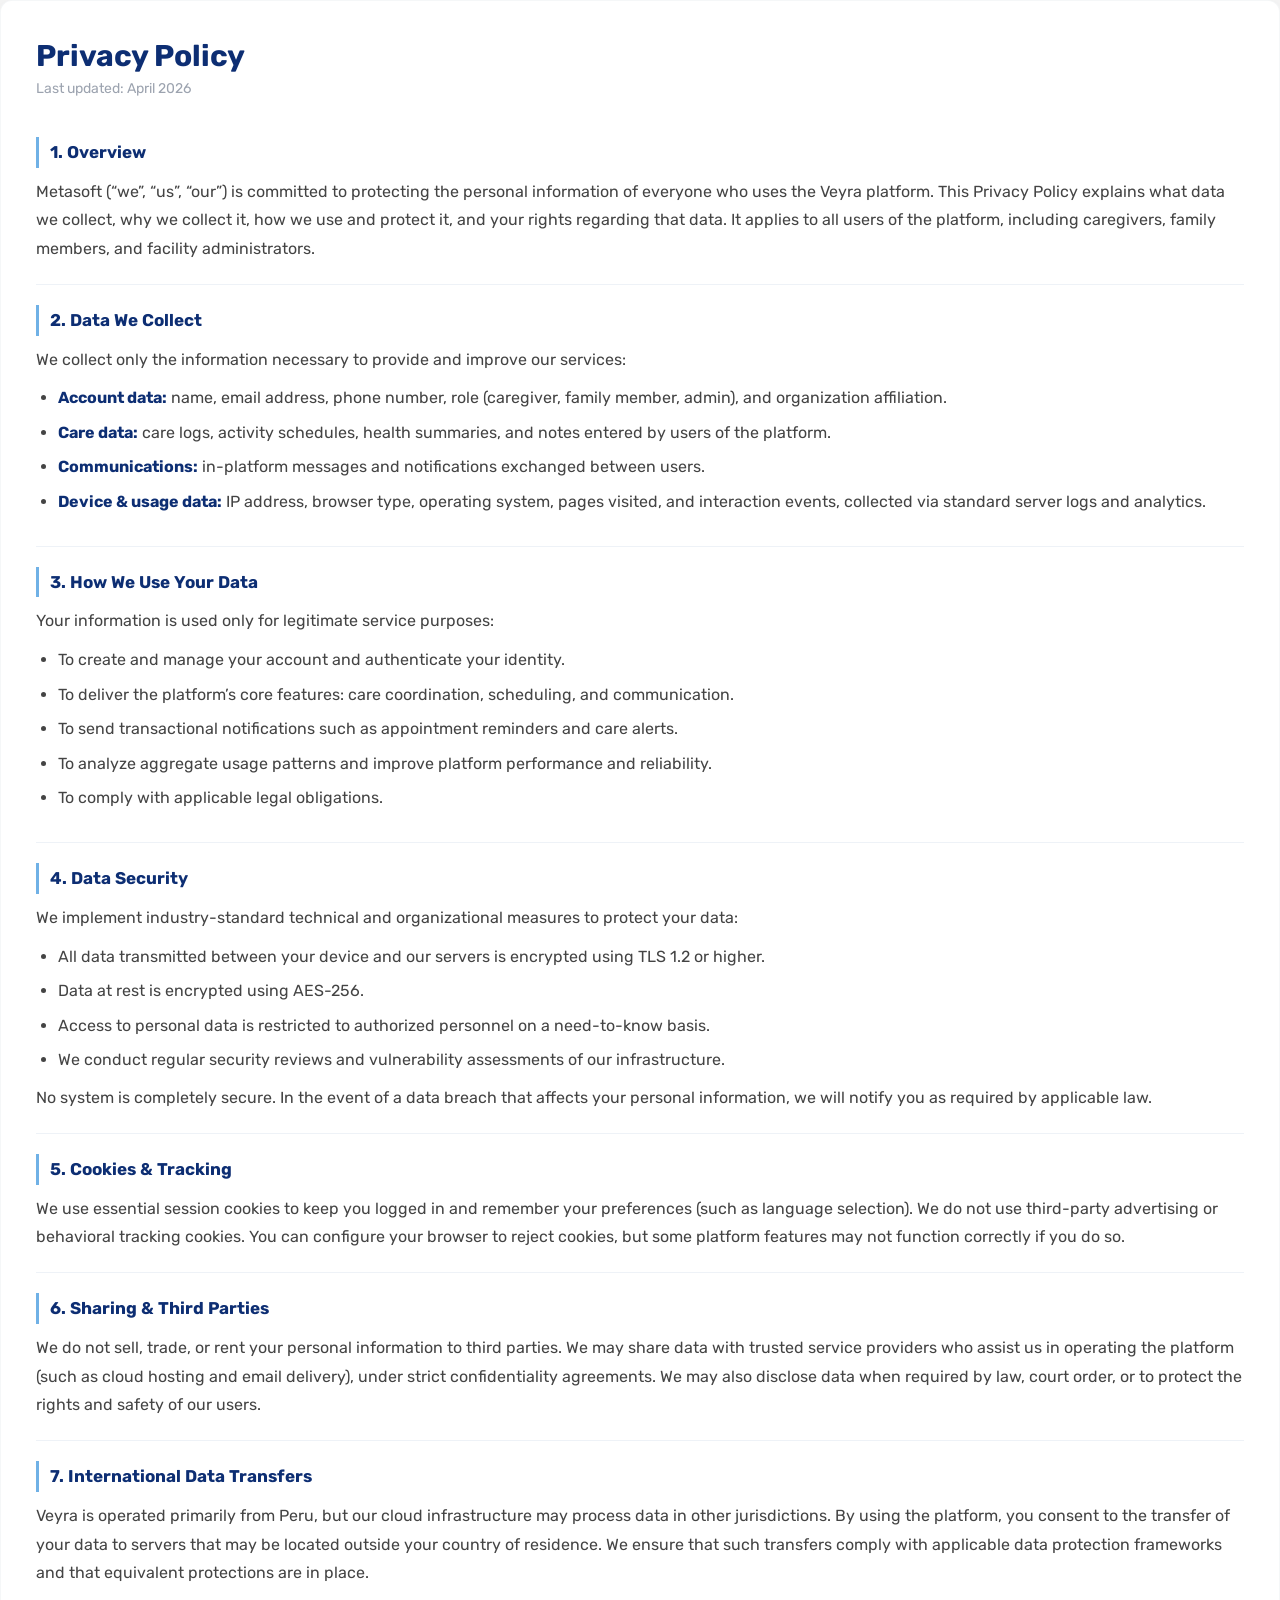
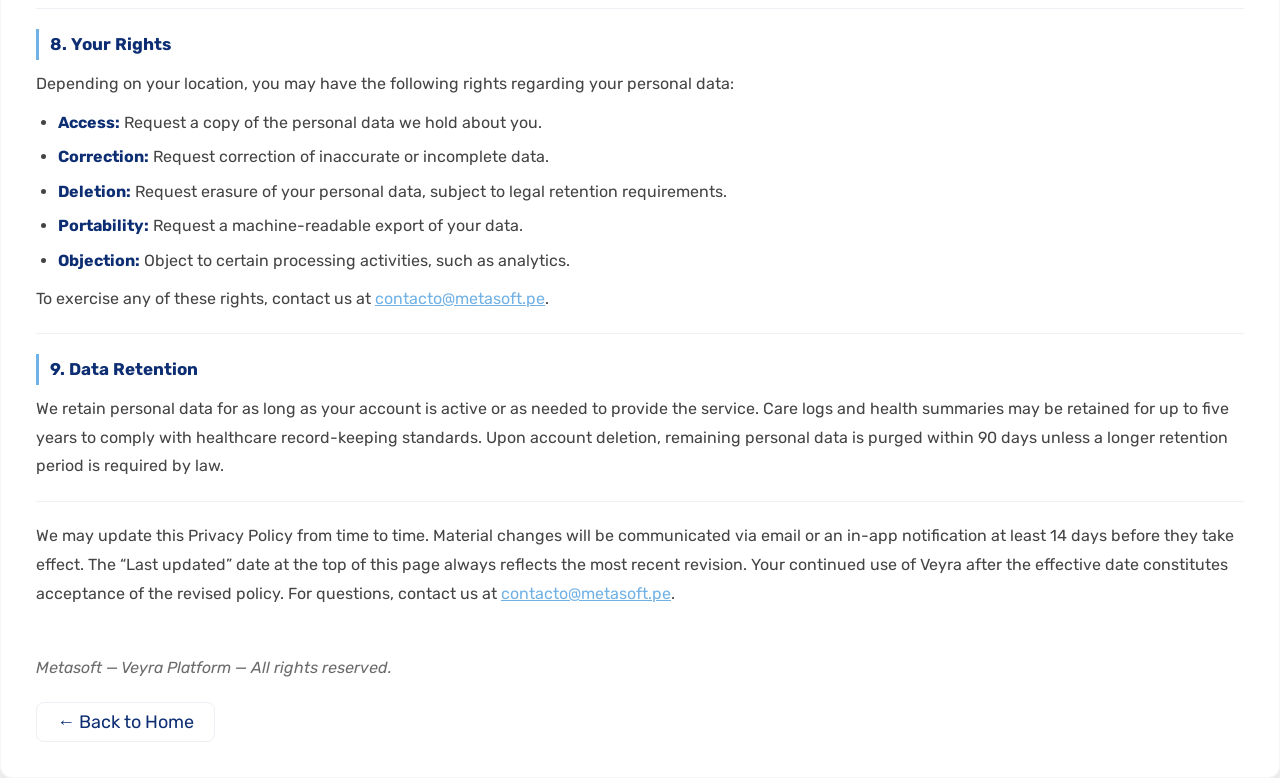
<file: public/sections/policies.html>
﻿<!DOCTYPE html>
<html lang="en">
<head>
    <meta charset="UTF-8" />
    <meta name="viewport" content="width=device-width, initial-scale=1.0" />
    <title>Privacy Policy - Veyra</title>
    <link rel="stylesheet" href="https://cdnjs.cloudflare.com/ajax/libs/font-awesome/5.15.3/css/all.min.css" />
    <link rel="preconnect" href="https://fonts.googleapis.com">
    <link rel="preconnect" href="https://fonts.gstatic.com" crossorigin>
    <link href="https://fonts.googleapis.com/css2?family=Rubik:ital,wght@0,300..900;1,300..900&display=swap" rel="stylesheet">
    <link rel="stylesheet" href="../assets/styles/style.css" />
</head>
<body>
<div class="terms-card">
    <div class="terms-hero">
        <h1><span data-lang="en">Privacy Policy</span><span data-lang="es">Pol&iacute;tica de Privacidad</span></h1>
        <p><span data-lang="en">Last updated: April 2026</span><span data-lang="es">&Uacute;ltima actualizaci&oacute;n: Abril 2026</span></p>
    </div>
    <article class="terms-content">
        <section>
            <h2 data-lang="en">1. Overview</h2>
            <h2 data-lang="es">1. Descripci&oacute;n General</h2>
            <p data-lang="en">Metasoft (&ldquo;we&rdquo;, &ldquo;us&rdquo;, &ldquo;our&rdquo;) is committed to protecting the personal information of everyone who uses the Veyra platform. This Privacy Policy explains what data we collect, why we collect it, how we use and protect it, and your rights regarding that data. It applies to all users of the platform, including caregivers, family members, and facility administrators.</p>
            <p data-lang="es">Metasoft (&ldquo;nosotros&rdquo;, &ldquo;nos&rdquo;, &ldquo;nuestro&rdquo;) se compromete a proteger la informaci&oacute;n personal de todos los usuarios de la plataforma Veyra. Esta Pol&iacute;tica de Privacidad explica qu&eacute; datos recopilamos, por qu&eacute; los recopilamos, c&oacute;mo los usamos y protegemos, y tus derechos al respecto. Aplica a todos los usuarios de la plataforma, incluyendo cuidadores, familiares y administradores de instalaciones.</p>
        </section>
        <section>
            <h2 data-lang="en">2. Data We Collect</h2>
            <h2 data-lang="es">2. Datos que Recopilamos</h2>
            <p data-lang="en">We collect only the information necessary to provide and improve our services:</p>
            <p data-lang="es">Recopilamos &uacute;nicamente la informaci&oacute;n necesaria para brindar y mejorar nuestros servicios:</p>
            <ul data-lang="en">
                <li><strong>Account data:</strong> name, email address, phone number, role (caregiver, family member, admin), and organization affiliation.</li>
                <li><strong>Care data:</strong> care logs, activity schedules, health summaries, and notes entered by users of the platform.</li>
                <li><strong>Communications:</strong> in-platform messages and notifications exchanged between users.</li>
                <li><strong>Device &amp; usage data:</strong> IP address, browser type, operating system, pages visited, and interaction events, collected via standard server logs and analytics.</li>
            </ul>
            <ul data-lang="es">
                <li><strong>Datos de cuenta:</strong> nombre, correo electr&oacute;nico, n&uacute;mero de tel&eacute;fono, rol (cuidador, familiar, administrador) y afiliaci&oacute;n organizacional.</li>
                <li><strong>Datos de cuidado:</strong> registros de cuidado, horarios de actividades, res&uacute;menes de salud y notas ingresadas por usuarios de la plataforma.</li>
                <li><strong>Comunicaciones:</strong> mensajes dentro de la plataforma y notificaciones intercambiadas entre usuarios.</li>
                <li><strong>Datos de dispositivo y uso:</strong> direcci&oacute;n IP, tipo de navegador, sistema operativo, p&aacute;ginas visitadas y eventos de interacci&oacute;n, recopilados mediante registros de servidor est&aacute;ndar y an&aacute;lisis.</li>
            </ul>
        </section>
        <section>
            <h2 data-lang="en">3. How We Use Your Data</h2>
            <h2 data-lang="es">3. C&oacute;mo Usamos sus Datos</h2>
            <p data-lang="en">Your information is used only for legitimate service purposes:</p>
            <p data-lang="es">Tu informaci&oacute;n se usa &uacute;nicamente para fines leg&iacute;timos del servicio:</p>
            <ul data-lang="en">
                <li>To create and manage your account and authenticate your identity.</li>
                <li>To deliver the platform&rsquo;s core features: care coordination, scheduling, and communication.</li>
                <li>To send transactional notifications such as appointment reminders and care alerts.</li>
                <li>To analyze aggregate usage patterns and improve platform performance and reliability.</li>
                <li>To comply with applicable legal obligations.</li>
            </ul>
            <ul data-lang="es">
                <li>Para crear y gestionar tu cuenta y autenticar tu identidad.</li>
                <li>Para brindar las funciones principales de la plataforma: coordinaci&oacute;n de cuidado, programaci&oacute;n y comunicaci&oacute;n.</li>
                <li>Para enviar notificaciones transaccionales como recordatorios de citas y alertas de cuidado.</li>
                <li>Para analizar patrones de uso agregados y mejorar el rendimiento y la fiabilidad de la plataforma.</li>
                <li>Para cumplir con las obligaciones legales aplicables.</li>
            </ul>
        </section>
        <section>
            <h2 data-lang="en">4. Data Security</h2>
            <h2 data-lang="es">4. Seguridad de Datos</h2>
            <p data-lang="en">We implement industry-standard technical and organizational measures to protect your data:</p>
            <p data-lang="es">Implementamos medidas t&eacute;cnicas y organizativas est&aacute;ndar del sector para proteger tus datos:</p>
            <ul data-lang="en">
                <li>All data transmitted between your device and our servers is encrypted using TLS 1.2 or higher.</li>
                <li>Data at rest is encrypted using AES-256.</li>
                <li>Access to personal data is restricted to authorized personnel on a need-to-know basis.</li>
                <li>We conduct regular security reviews and vulnerability assessments of our infrastructure.</li>
            </ul>
            <ul data-lang="es">
                <li>Todos los datos transmitidos entre tu dispositivo y nuestros servidores est&aacute;n cifrados con TLS 1.2 o superior.</li>
                <li>Los datos en reposo est&aacute;n cifrados con AES-256.</li>
                <li>El acceso a datos personales est&aacute; restringido al personal autorizado seg&uacute;n el principio de necesidad de conocer.</li>
                <li>Realizamos revisiones de seguridad peri&oacute;dicas y evaluaciones de vulnerabilidades de nuestra infraestructura.</li>
            </ul>
            <p data-lang="en">No system is completely secure. In the event of a data breach that affects your personal information, we will notify you as required by applicable law.</p>
            <p data-lang="es">Ning&uacute;n sistema es completamente seguro. En caso de una brecha de datos que afecte tu informaci&oacute;n personal, te notificaremos seg&uacute;n lo requiera la ley aplicable.</p>
        </section>
        <section>
            <h2 data-lang="en">5. Cookies &amp; Tracking</h2>
            <h2 data-lang="es">5. Cookies y Seguimiento</h2>
            <p data-lang="en">We use essential session cookies to keep you logged in and remember your preferences (such as language selection). We do not use third-party advertising or behavioral tracking cookies. You can configure your browser to reject cookies, but some platform features may not function correctly if you do so.</p>
            <p data-lang="es">Usamos cookies de sesi&oacute;n esenciales para mantenerte conectado y recordar tus preferencias (como la selecci&oacute;n de idioma). No usamos cookies de publicidad de terceros ni de seguimiento conductual. Puedes configurar tu navegador para rechazar cookies, pero algunas funciones de la plataforma pueden no funcionar correctamente si lo haces.</p>
        </section>
        <section>
            <h2 data-lang="en">6. Sharing &amp; Third Parties</h2>
            <h2 data-lang="es">6. Compartici&oacute;n y Terceros</h2>
            <p data-lang="en">We do not sell, trade, or rent your personal information to third parties. We may share data with trusted service providers who assist us in operating the platform (such as cloud hosting and email delivery), under strict confidentiality agreements. We may also disclose data when required by law, court order, or to protect the rights and safety of our users.</p>
            <p data-lang="es">No vendemos, intercambiamos ni alquilamos tu informaci&oacute;n personal a terceros. Podemos compartir datos con proveedores de servicios de confianza que nos ayudan a operar la plataforma (como alojamiento en la nube y entrega de correos), bajo estrictos acuerdos de confidencialidad. Tambi&eacute;n podemos divulgar datos cuando lo exija la ley, una orden judicial o para proteger los derechos y la seguridad de nuestros usuarios.</p>
        </section>
        <section>
            <h2 data-lang="en">7. International Data Transfers</h2>
            <h2 data-lang="es">7. Transferencias Internacionales de Datos</h2>
            <p data-lang="en">Veyra is operated primarily from Peru, but our cloud infrastructure may process data in other jurisdictions. By using the platform, you consent to the transfer of your data to servers that may be located outside your country of residence. We ensure that such transfers comply with applicable data protection frameworks and that equivalent protections are in place.</p>
            <p data-lang="es">Veyra opera principalmente desde Per&uacute;, pero nuestra infraestructura en la nube puede procesar datos en otras jurisdicciones. Al usar la plataforma, consientes la transferencia de tus datos a servidores que pueden estar ubicados fuera de tu pa&iacute;s de residencia. Nos aseguramos de que dichas transferencias cumplan con los marcos de protecci&oacute;n de datos aplicables y que existan protecciones equivalentes.</p>
        </section>
        <section>
            <h2 data-lang="en">8. Your Rights</h2>
            <h2 data-lang="es">8. Sus Derechos</h2>
            <p data-lang="en">Depending on your location, you may have the following rights regarding your personal data:</p>
            <p data-lang="es">Dependiendo de tu ubicaci&oacute;n, puedes tener los siguientes derechos sobre tus datos personales:</p>
            <ul data-lang="en">
                <li><strong>Access:</strong> Request a copy of the personal data we hold about you.</li>
                <li><strong>Correction:</strong> Request correction of inaccurate or incomplete data.</li>
                <li><strong>Deletion:</strong> Request erasure of your personal data, subject to legal retention requirements.</li>
                <li><strong>Portability:</strong> Request a machine-readable export of your data.</li>
                <li><strong>Objection:</strong> Object to certain processing activities, such as analytics.</li>
            </ul>
            <ul data-lang="es">
                <li><strong>Acceso:</strong> Solicitar una copia de los datos personales que tenemos sobre ti.</li>
                <li><strong>Correcci&oacute;n:</strong> Solicitar la correcci&oacute;n de datos inexactos o incompletos.</li>
                <li><strong>Eliminaci&oacute;n:</strong> Solicitar la eliminaci&oacute;n de tus datos personales, sujeto a requisitos legales de retenci&oacute;n.</li>
                <li><strong>Portabilidad:</strong> Solicitar una exportaci&oacute;n legible por m&aacute;quina de tus datos.</li>
                <li><strong>Objeci&oacute;n:</strong> Objetar ciertas actividades de procesamiento, como el an&aacute;lisis.</li>
            </ul>
            <p data-lang="en">To exercise any of these rights, contact us at <a href="mailto:contacto@metasoft.pe">contacto@metasoft.pe</a>.</p>
            <p data-lang="es">Para ejercer cualquiera de estos derechos, cont&aacute;ctanos en <a href="mailto:contacto@metasoft.pe">contacto@metasoft.pe</a>.</p>
        </section>
        <section>
            <h2 data-lang="en">9. Data Retention</h2>
            <h2 data-lang="es">9. Retenci&oacute;n de Datos</h2>
            <p data-lang="en">We retain personal data for as long as your account is active or as needed to provide the service. Care logs and health summaries may be retained for up to five years to comply with healthcare record-keeping standards. Upon account deletion, remaining personal data is purged within 90 days unless a longer retention period is required by law.</p>
            <p data-lang="es">Conservamos los datos personales durante el tiempo que tu cuenta est&eacute; activa o sea necesario para brindar el servicio. Los registros de cuidado y res&uacute;menes de salud pueden conservarse hasta cinco a&ntilde;os para cumplir con los est&aacute;ndares de mantenimiento de registros m&eacute;dicos. Tras la eliminaci&oacute;n de la cuenta, los datos personales restantes se eliminan dentro de los 90 d&iacute;as, salvo que la ley requiera un per&iacute;odo de retenci&oacute;n m&aacute;s largo.</p>
        </section>
        <section>
            <h2 data-lang="es">10. Cambios en esta Pol&iacute;tica</h2>
            <p data-lang="en">We may update this Privacy Policy from time to time. Material changes will be communicated via email or an in-app notification at least 14 days before they take effect. The &ldquo;Last updated&rdquo; date at the top of this page always reflects the most recent revision. Your continued use of Veyra after the effective date constitutes acceptance of the revised policy. For questions, contact us at <a href="mailto:contacto@metasoft.pe">contacto@metasoft.pe</a>.</p>
            <p data-lang="es">Podemos actualizar esta Pol&iacute;tica de Privacidad peri&oacute;dicamente. Los cambios materiales se comunicar&aacute;n por correo electr&oacute;nico o notificaci&oacute;n dentro de la aplicaci&oacute;n al menos 14 d&iacute;as antes de que entren en vigor. La fecha de &ldquo;&Uacute;ltima actualizaci&oacute;n&rdquo; en la parte superior siempre refleja la revisi&oacute;n m&aacute;s reciente. Tu uso continuado de Veyra despu&eacute;s de la fecha efectiva constituye la aceptaci&oacute;n de la pol&iacute;tica revisada. Para consultas, cont&aacute;ctanos en <a href="mailto:contacto@metasoft.pe">contacto@metasoft.pe</a>.</p>
        </section>
        <p class="terms-footer"><span data-lang="en">Metasoft &mdash; Veyra Platform &mdash; All rights reserved.</span><span data-lang="es">Metasoft &mdash; Plataforma Veyra &mdash; Todos los derechos reservados.</span></p>
    </article>
    <p class="back-home"><a href="/" class="btn"><span data-lang="en">&larr; Back to Home</span><span data-lang="es">&larr; Volver al Inicio</span></a></p>
</div>
<script>var l=localStorage.getItem("lang");if(l)document.body.setAttribute("data-lang-active",l);</script>
</body>
</html>
</file>
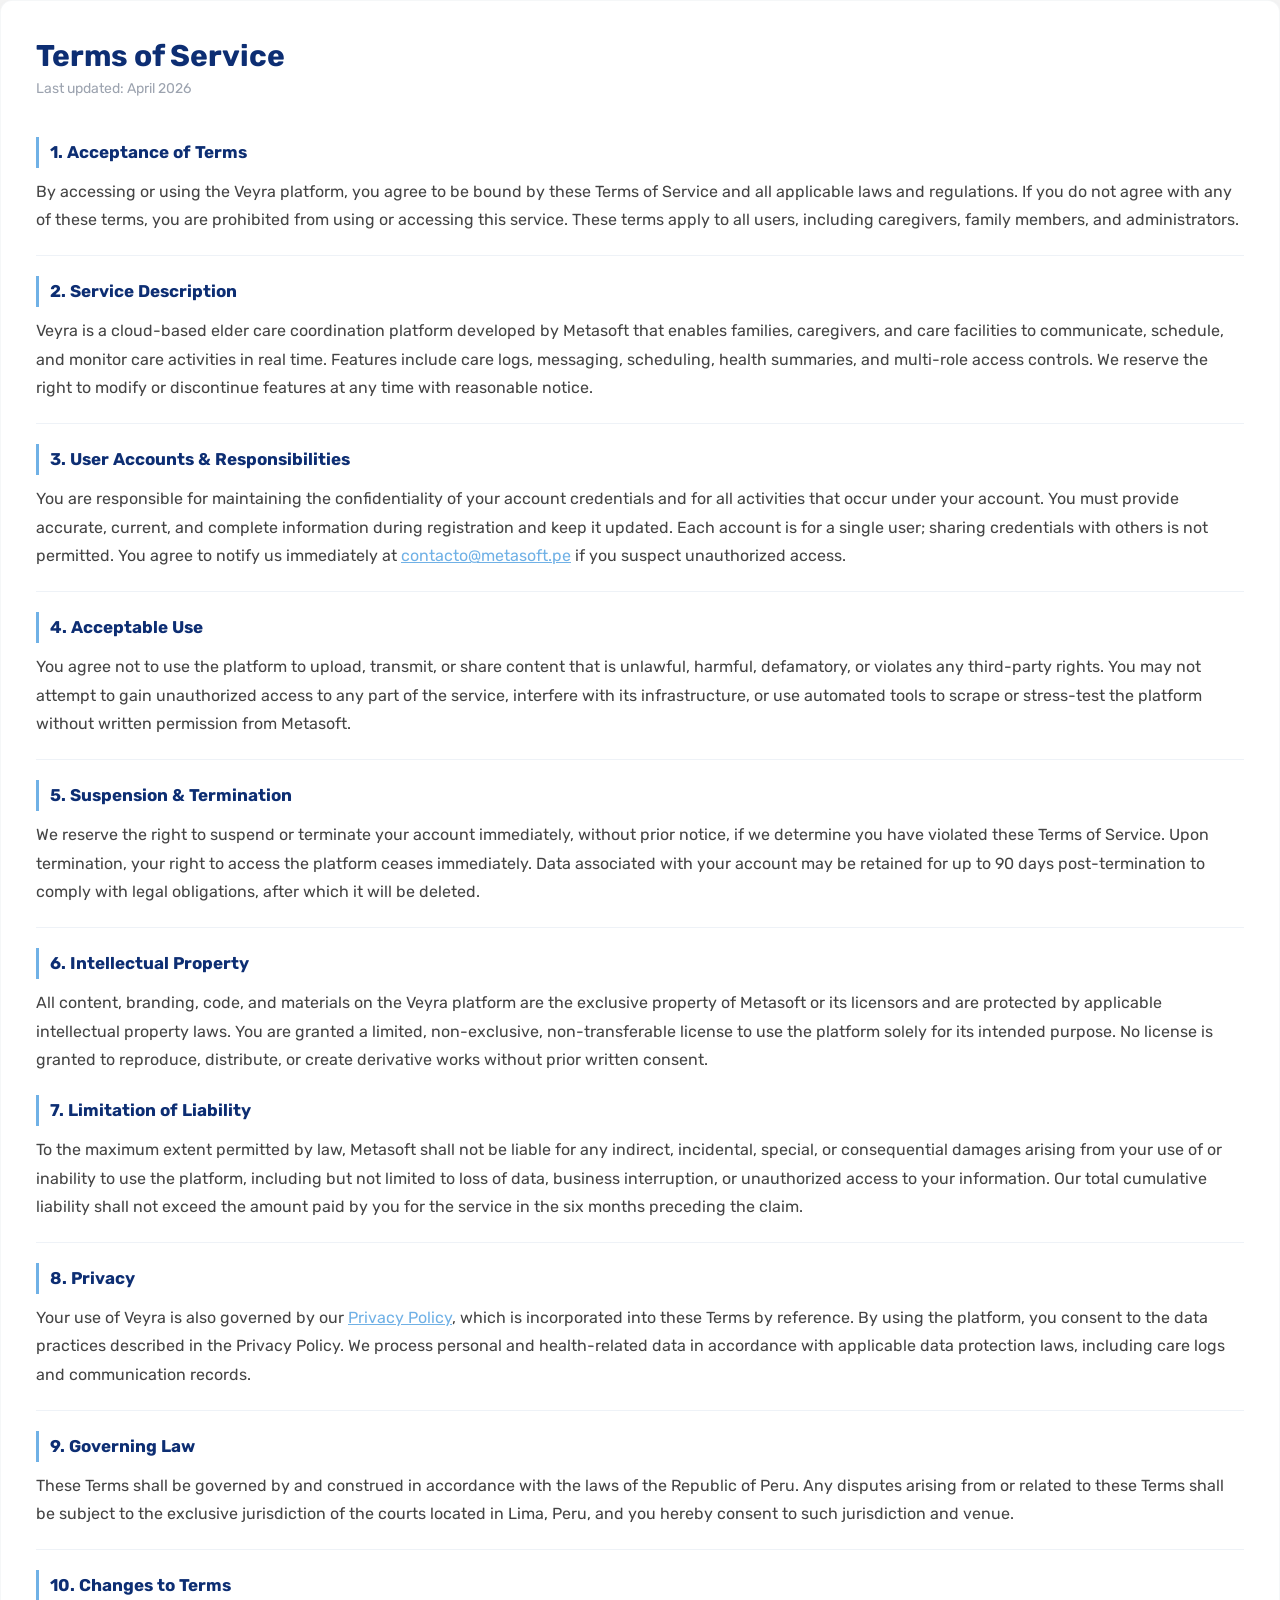
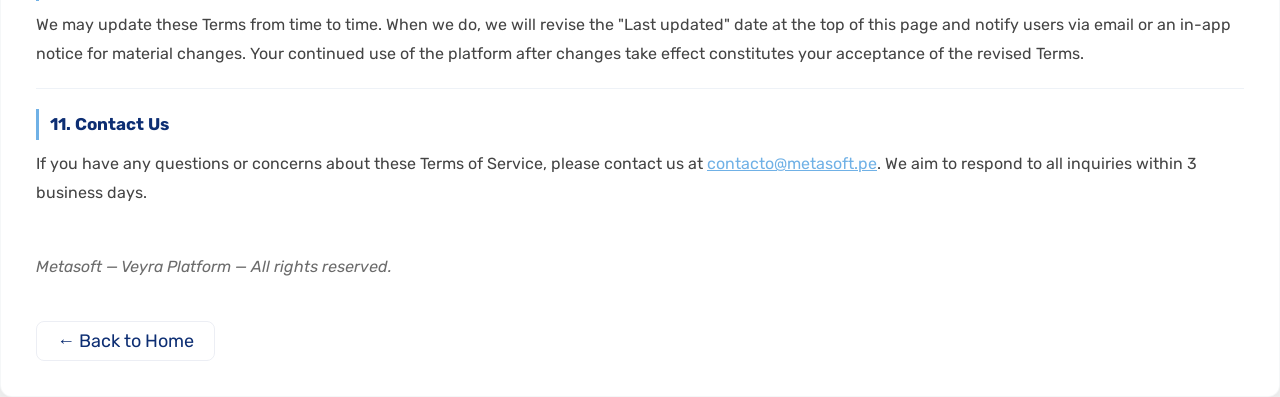
<file: public/sections/tos.html>
﻿<!DOCTYPE html>
<html lang="en">
<head>
    <meta charset="UTF-8" />
    <meta name="viewport" content="width=device-width, initial-scale=1.0" />
    <title>Terms of Service - Veyra</title>
    <link rel="stylesheet" href="https://cdnjs.cloudflare.com/ajax/libs/font-awesome/5.15.3/css/all.min.css" />
    <link rel="preconnect" href="https://fonts.googleapis.com">
    <link rel="preconnect" href="https://fonts.gstatic.com" crossorigin>
    <link href="https://fonts.googleapis.com/css2?family=Rubik:ital,wght@0,300..900;1,300..900&display=swap" rel="stylesheet">
    <link rel="stylesheet" href="../assets/styles/style.css" />
</head>
<body>
<div class="terms-card">
    <div class="terms-hero">
        <h1><span data-lang="en">Terms of Service</span><span data-lang="es">T&eacute;rminos de Servicio</span></h1>
        <p><span data-lang="en">Last updated: April 2026</span><span data-lang="es">&Uacute;ltima actualizaci&oacute;n: Abril 2026</span></p>
    </div>
    <article class="terms-content">
        <section>
            <h2 data-lang="en">1. Acceptance of Terms</h2>
            <h2 data-lang="es">1. Aceptaci&oacute;n de T&eacute;rminos</h2>
            <p data-lang="en">By accessing or using the Veyra platform, you agree to be bound by these Terms of Service and all applicable laws and regulations. If you do not agree with any of these terms, you are prohibited from using or accessing this service. These terms apply to all users, including caregivers, family members, and administrators.</p>
            <p data-lang="es">Al acceder o utilizar la plataforma Veyra, aceptas estar sujeto a estos T&eacute;rminos de Servicio y a todas las leyes y regulaciones aplicables. Si no est&aacute;s de acuerdo con alguno de estos t&eacute;rminos, tienes prohibido utilizar o acceder a este servicio. Estos t&eacute;rminos aplican a todos los usuarios, incluyendo cuidadores, familiares y administradores.</p>
        </section>
        <section>
            <h2 data-lang="en">2. Service Description</h2>
            <h2 data-lang="es">2. Descripci&oacute;n del Servicio</h2>
            <p data-lang="en">Veyra is a cloud-based elder care coordination platform developed by Metasoft that enables families, caregivers, and care facilities to communicate, schedule, and monitor care activities in real time. Features include care logs, messaging, scheduling, health summaries, and multi-role access controls. We reserve the right to modify or discontinue features at any time with reasonable notice.</p>
            <p data-lang="es">Veyra es una plataforma de coordinaci&oacute;n de cuidado de personas mayores basada en la nube, desarrollada por Metasoft, que permite a familias, cuidadores e instalaciones de atenci&oacute;n comunicarse, programar y monitorear actividades de cuidado en tiempo real. Las funciones incluyen registros de cuidado, mensajer&iacute;a, programaci&oacute;n, res&uacute;menes de salud y controles de acceso con m&uacute;ltiples roles. Nos reservamos el derecho de modificar o discontinuar funciones en cualquier momento con aviso razonable.</p>
        </section>
        <section>
            <h2 data-lang="en">3. User Accounts &amp; Responsibilities</h2>
            <h2 data-lang="es">3. Cuentas de Usuario y Responsabilidades</h2>
            <p data-lang="en">You are responsible for maintaining the confidentiality of your account credentials and for all activities that occur under your account. You must provide accurate, current, and complete information during registration and keep it updated. Each account is for a single user; sharing credentials with others is not permitted. You agree to notify us immediately at <a href="mailto:contacto@metasoft.pe">contacto@metasoft.pe</a> if you suspect unauthorized access.</p>
            <p data-lang="es">Eres responsable de mantener la confidencialidad de las credenciales de tu cuenta y de todas las actividades que ocurran en ella. Debes proporcionar informaci&oacute;n precisa, actualizada y completa durante el registro y mantenerla al d&iacute;a. Cada cuenta es para un solo usuario; compartir credenciales con otros no est&aacute; permitido. Aceptas notificarnos de inmediato a <a href="mailto:contacto@metasoft.pe">contacto@metasoft.pe</a> si sospechas de un acceso no autorizado.</p>
        </section>
        <section>
            <h2 data-lang="en">4. Acceptable Use</h2>
            <h2 data-lang="es">4. Uso Aceptable</h2>
            <p data-lang="en">You agree not to use the platform to upload, transmit, or share content that is unlawful, harmful, defamatory, or violates any third-party rights. You may not attempt to gain unauthorized access to any part of the service, interfere with its infrastructure, or use automated tools to scrape or stress-test the platform without written permission from Metasoft.</p>
            <p data-lang="es">Aceptas no utilizar la plataforma para cargar, transmitir o compartir contenido ilegal, da&ntilde;ino, difamatorio o que viole derechos de terceros. No puedes intentar obtener acceso no autorizado a ninguna parte del servicio, interferir con su infraestructura ni utilizar herramientas automatizadas para extraer datos o realizar pruebas de estr&eacute;s en la plataforma sin permiso escrito de Metasoft.</p>
        </section>
        <section>
            <h2 data-lang="en">5. Suspension &amp; Termination</h2>
            <h2 data-lang="es">5. Suspensi&oacute;n y Terminaci&oacute;n</h2>
            <p data-lang="en">We reserve the right to suspend or terminate your account immediately, without prior notice, if we determine you have violated these Terms of Service. Upon termination, your right to access the platform ceases immediately. Data associated with your account may be retained for up to 90 days post-termination to comply with legal obligations, after which it will be deleted.</p>
            <p data-lang="es">Nos reservamos el derecho de suspender o cancelar tu cuenta de inmediato, sin previo aviso, si determinamos que has violado estos T&eacute;rminos de Servicio. Tras la cancelaci&oacute;n, tu derecho a acceder a la plataforma cesa de inmediato. Los datos asociados a tu cuenta podr&aacute;n conservarse hasta 90 d&iacute;as despu&eacute;s de la cancelaci&oacute;n para cumplir con obligaciones legales, tras lo cual ser&aacute;n eliminados.</p>
        </section>
        <section>
            <h2 data-lang="en">6. Intellectual Property</h2>
            <h2 data-lang="es">6. Propiedad Intelectual</h2>
            <p data-lang="en">All content, branding, code, and materials on the Veyra platform are the exclusive property of Metasoft or its licensors and are protected by applicable intellectual property laws. You are granted a limited, non-exclusive, non-transferable license to use the platform solely for its intended purpose. No license is granted to reproduce, distribute, or create derivative works without prior written consent.</p>
        <section>
            <h2 data-lang="en">7. Limitation of Liability</h2>
            <h2 data-lang="es">7. Limitaci&oacute;n de Responsabilidad</h2>
            <p data-lang="en">To the maximum extent permitted by law, Metasoft shall not be liable for any indirect, incidental, special, or consequential damages arising from your use of or inability to use the platform, including but not limited to loss of data, business interruption, or unauthorized access to your information. Our total cumulative liability shall not exceed the amount paid by you for the service in the six months preceding the claim.</p>
            <p data-lang="es">En la m&aacute;xima medida permitida por la ley, Metasoft no ser&aacute; responsable por da&ntilde;os indirectos, incidentales, especiales o consecuentes derivados de tu uso o incapacidad de uso de la plataforma, incluyendo pero no limitado a p&eacute;rdida de datos, interrupci&oacute;n del negocio o acceso no autorizado a tu informaci&oacute;n. Nuestra responsabilidad total acumulada no superar&aacute; el monto pagado por ti por el servicio en los seis meses previos al reclamo.</p>
        </section>
        <section>
            <h2 data-lang="en">8. Privacy</h2>
            <h2 data-lang="es">8. Privacidad</h2>
            <p data-lang="en">Your use of Veyra is also governed by our <a href="policies.html">Privacy Policy</a>, which is incorporated into these Terms by reference. By using the platform, you consent to the data practices described in the Privacy Policy. We process personal and health-related data in accordance with applicable data protection laws, including care logs and communication records.</p>
            <p data-lang="es">Tu uso de Veyra tambi&eacute;n se rige por nuestra <a href="policies.html">Pol&iacute;tica de Privacidad</a>, que se incorpora a estos T&eacute;rminos por referencia. Al utilizar la plataforma, consientes las pr&aacute;cticas de datos descritas en la Pol&iacute;tica de Privacidad. Procesamos datos personales y relacionados con la salud de acuerdo con las leyes de protecci&oacute;n de datos aplicables, incluyendo registros de cuidado y comunicaciones.</p>
        </section>
        <section>
            <h2 data-lang="en">9. Governing Law</h2>
            <h2 data-lang="es">9. Ley Aplicable</h2>
            <p data-lang="en">These Terms shall be governed by and construed in accordance with the laws of the Republic of Peru. Any disputes arising from or related to these Terms shall be subject to the exclusive jurisdiction of the courts located in Lima, Peru, and you hereby consent to such jurisdiction and venue.</p>
            <p data-lang="es">Estos T&eacute;rminos se regir&aacute;n e interpretar&aacute;n de acuerdo con las leyes de la Rep&uacute;blica del Per&uacute;. Cualquier disputa derivada de o relacionada con estos T&eacute;rminos estar&aacute; sujeta a la jurisdicci&oacute;n exclusiva de los tribunales ubicados en Lima, Per&uacute;, y por la presente consientes dicha jurisdicci&oacute;n y competencia.</p>
        </section>
        <section>
            <h2 data-lang="en">10. Changes to Terms</h2>
            <h2 data-lang="es">10. Cambios en los T&eacute;rminos</h2>
            <p data-lang="en">We may update these Terms from time to time. When we do, we will revise the "Last updated" date at the top of this page and notify users via email or an in-app notice for material changes. Your continued use of the platform after changes take effect constitutes your acceptance of the revised Terms.</p>
            <p data-lang="es">Podemos actualizar estos T&eacute;rminos peri&oacute;dicamente. Cuando lo hagamos, revisaremos la fecha de &ldquo;&Uacute;ltima actualizaci&oacute;n&rdquo; en la parte superior de esta p&aacute;gina y notificaremos a los usuarios por correo electr&oacute;nico o aviso dentro de la aplicaci&oacute;n para cambios materiales. Tu uso continuado de la plataforma despu&eacute;s de que los cambios entren en vigor constituye tu aceptaci&oacute;n de los T&eacute;rminos revisados.</p>
        </section>
        <section>
            <h2 data-lang="en">11. Contact Us</h2>
            <h2 data-lang="es">11. Cont&aacute;ctenos</h2>
            <p data-lang="en">If you have any questions or concerns about these Terms of Service, please contact us at <a href="mailto:contacto@metasoft.pe">contacto@metasoft.pe</a>. We aim to respond to all inquiries within 3 business days.</p>
            <p data-lang="es">Si tienes preguntas o inquietudes sobre estos T&eacute;rminos de Servicio, cont&aacute;ctanos en <a href="mailto:contacto@metasoft.pe">contacto@metasoft.pe</a>. Nos comprometemos a responder todas las consultas en un plazo de 3 d&iacute;as h&aacute;biles.</p>
        </section>
        <p class="terms-footer"><span data-lang="en">Metasoft &mdash; Veyra Platform &mdash; All rights reserved.</span><span data-lang="es">Metasoft &mdash; Plataforma Veyra &mdash; Todos los derechos reservados.</span></p>
    </article>
    <p class="back-home"><a href="/" class="btn"><span data-lang="en">&larr; Back to Home</span><span data-lang="es">&larr; Volver al Inicio</span></a></p>
</div>
<script>var l=localStorage.getItem("lang");if(l)document.body.setAttribute("data-lang-active",l);</script>
</body>
</html>
</file>
<file: public/assets/styles/style.css>
@import url('https://fonts.googleapis.com/css2?family=Instrument+Serif:ital@0;1&family=Jost:ital,wght@0,100..900;1,100..900&family=Konkhmer+Sleokchher&family=Lexend&family=Manrope:wght@200..800;1,200..800&family=Rubik:ital,wght@0,300..900;1,300..900&display=swap');

:root {
    --primary-color: #70b1e6;
    --secondary-color: #0d2e73;
    --tertiary-color: #12a18d;
    --text-dark: #333;
    --text-light: #fff;
    --bg-light: #f4f4f4;
    --bg-dark: #1f2937;
    --bg-highlight: #cbe3da;
    --card-bg: #fff;
    --box-shadow: 0 0.5rem 1rem rgba(0, 0, 0, 0.1);
}

* {
    margin: 0;
    padding: 0;
    box-sizing: border-box;
    font-family: 'Rubik', sans-serif;
    outline: none;
    border: none;
    text-decoration: none;
    transition: 0.2s linear;
}

html {
    font-size: 62.5%;
    scroll-behavior: smooth;
    scroll-padding-top: 6rem;
    overflow-x: hidden;
}

body {
    background: var(--bg-light);
}

section {
    padding: 5rem 9%;
    max-width: 1400px;
    margin: 0 auto;
}

.heading, .subheading {
    text-align: center;
    color: var(--secondary-color);
}

.heading {
    font-size: 3rem;
    margin-bottom: 1rem;
}

.subheading {
    font-size: 1.8rem;
    color: var(--tertiary-color);
    margin-bottom: 0.5rem;
    text-transform: uppercase;
}

/* Bilingual content (data-lang) — ES hidden by default, EN always visible */
[data-lang="es"] { display: none; }
body[data-lang-active="es"] [data-lang="en"] { display: none; }
body[data-lang-active="es"] [data-lang="es"] { display: revert; }

/* Legal Drawers */
#drawer-overlay {
    position: fixed;
    inset: 0;
    background: rgba(0, 0, 0, 0.45);
    z-index: 1099;
    opacity: 0;
    visibility: hidden;
    transition: opacity 0.3s ease, visibility 0.3s ease;
}

#drawer-overlay.active {
    opacity: 1;
    visibility: visible;
}

.legal-drawer {
    position: fixed;
    top: 0;
    right: 0;
    height: 100vh;
    width: 42%;
    background: var(--card-bg);
    z-index: 1100;
    display: flex;
    flex-direction: column;
    box-shadow: -0.5rem 0 3rem rgba(0, 0, 0, 0.15);
    transform: translateX(100%);
    transition: transform 0.35s cubic-bezier(0.4, 0, 0.2, 1);
}

.legal-drawer.active {
    transform: translateX(0);
}

.drawer-header {
    display: flex;
    align-items: center;
    justify-content: space-between;
    gap: 1.5rem;
    padding: 1.8rem 2.5rem;
    border-bottom: 1px solid #e8edf5;
    flex-shrink: 0;
    background: #f8fafd;
}

.drawer-title-group {
    display: flex;
    flex-direction: column;
    gap: 0.3rem;
    min-width: 0;
}

.drawer-title-group h2 {
    font-size: 2rem;
    color: var(--secondary-color);
    font-weight: 700;
    line-height: 1.2;
}

.drawer-date {
    font-size: 1.2rem;
    color: #9ca3af;
    font-weight: 400;
}

.drawer-header-actions {
    display: flex;
    align-items: center;
    gap: 0.4rem;
    flex-shrink: 0;
}

.drawer-close {
    background: transparent;
    border: none;
    font-size: 1.8rem;
    color: #9ca3af;
    cursor: pointer;
    padding: 0.6rem;
    line-height: 1;
    border-radius: 0.6rem;
    display: flex;
    align-items: center;
    justify-content: center;
}

.drawer-close:hover {
    color: var(--secondary-color);
    background: #edf0f5;
}

.drawer-body {
    overflow-y: auto;
    padding: 2.5rem 3rem;
    flex: 1;
    line-height: 1.8;
    color: #444;
    font-size: 1.5rem;
}

/* Override global section { padding: 5rem 9% } inside drawer and terms pages */
.drawer-body section,
.terms-content section {
    padding: 2rem 0;
    max-width: none;
    margin: 0;
    border-bottom: 1px solid #eef2f7;
}

.drawer-body section:last-of-type,
.terms-content section:last-of-type {
    border-bottom: none;
}

/* Section heading accent */
.drawer-body section h2,
.terms-content section h2 {
    font-size: 1.7rem;
    margin-top: 0;
    margin-bottom: 1rem;
    padding-left: 1.1rem;
    border-left: 0.3rem solid var(--primary-color);
}

/* List styling */
.drawer-body ul,
.terms-content ul {
    list-style: disc;
    padding-left: 2.2rem;
    margin: 1rem 0;
}

.drawer-body ul li,
.terms-content ul li {
    margin-bottom: 0.65rem;
    line-height: 1.75;
}

.drawer-body ul li strong,
.terms-content ul li strong {
    color: var(--secondary-color);
}

.drawer-body h3 {
    font-size: 1.6rem;
    color: var(--secondary-color);
    margin-top: 2.5rem;
    margin-bottom: 0.8rem;
    font-weight: 600;
}

.drawer-body p {
    margin-bottom: 1rem;
}

.drawer-body a {
    color: var(--primary-color);
    text-decoration: underline;
}

.drawer-loader {
    display: flex;
    justify-content: center;
    padding: 4rem;
    color: var(--primary-color);
    font-size: 2.4rem;
}

.drawer-external-link {
    display: inline-flex;
    align-items: center;
    font-size: 1.8rem;
    color: #9ca3af;
    text-decoration: none;
    padding: 0.6rem;
    border-radius: 0.6rem;
}

.drawer-external-link:hover {
    color: var(--primary-color);
    background: #edf0f5;
}

.footer .copyright .drawer-trigger {
    background: transparent;
    border: none;
    color: #ccc;
    font-size: 1.4rem;
    cursor: pointer;
    margin-left: 2rem;
    padding: 0;
    font-family: inherit;
}

.footer .copyright .drawer-trigger:hover {
    color: var(--primary-color);
}

@media (max-width: 768px) {
    .legal-drawer {
        width: 100%;
    }
}

/* Scroll To Top Button */
#scroll-top-btn {
    position: fixed;
    bottom: 3rem;
    right: 3rem;
    z-index: 1000;
    width: 4.8rem;
    height: 4.8rem;
    border-radius: 50%;
    background: var(--primary-color);
    color: var(--text-light);
    border: none;
    cursor: pointer;
    font-size: 2rem;
    display: flex;
    align-items: center;
    justify-content: center;
    box-shadow: 0 0.5rem 1rem rgba(0, 0, 0, 0.15);
    opacity: 0;
    visibility: hidden;
    transform: translateY(1rem);
    transition: opacity 0.3s ease, transform 0.3s ease, background 0.2s linear;
}

#scroll-top-btn.visible {
    opacity: 1;
    visibility: visible;
    transform: translateY(0);
}

#scroll-top-btn:hover {
    background: var(--secondary-color);
}

/* Language Switcher */
#language-switcher {
    display: flex;
    align-items: center;
    gap: 0.6rem;
    padding: 0.7rem 1.4rem;
    background: transparent;
    border: 1.5px solid #ddd;
    border-radius: 5rem;
    cursor: pointer;
    font-size: 1.5rem;
    font-weight: 500;
    color: var(--secondary-color);
    white-space: nowrap;
    margin-left: 1.5rem;
    flex-shrink: 0;
}

#language-switcher:hover {
    border-color: var(--primary-color);
    color: var(--primary-color);
}

#language-switcher i {
    font-size: 1.4rem;
}

.description {
    text-align: center;
    font-size: 1.6rem;
    color: #666;
    max-width: 800px;
    margin: 0 auto 3rem;
    line-height: 1.6;
}

.btn {
    display: inline-block;
    padding: 1rem 3rem;
    border-radius: 5rem;
    background: var(--secondary-color);
    color: var(--text-light);
    font-size: 1.8rem;
    cursor: pointer;
}

.btn:hover {
    background: var(--primary-color);
}

.header {
    position: fixed;
    top: 0;
    left: 0;
    right: 0;
    background: var(--card-bg);
    padding: 2rem 9%;
    display: flex;
    align-items: center;
    z-index: 1000;
    box-shadow: var(--box-shadow);
}

.header .logo {
    font-size: 3rem;
    color: var(--tertiary-color);
    font-weight: bolder;
    margin-right: 2rem;
}

.header .menu-wrapper {
    display: flex;
    align-items: center;
    flex-grow: 1;
}

.header .navbar {
    display: flex;
    justify-content: center;
    flex-grow: 1;
}

.header .navbar a {
    font-size: 1.8rem;
    padding: 0 1.5rem;
    color: var(--secondary-color);
}

.header .navbar a:hover {
    color: var(--primary-color);
}

.header .buttons {
    display: flex;
    align-items: center;
    gap: 1rem;
    margin-left: auto;
}

.header .buttons .sign-in {
    background: transparent;
    color: var(--secondary-color);
    padding: 0.8rem 2rem;
}

.header .buttons .sign-in:hover {
    color: var(--primary-color);
}

.header .buttons .sign-up {
    background: var(--primary-color);
    color: var(--text-light);
    padding: 0.8rem 2rem;
}

.header .buttons .sign-up:hover {
    background: var(--secondary-color);
}

.header #toggler {
    display: none;
}

.header .fa-bars {
    font-size: 3rem;
    color: var(--text-dark);
    cursor: pointer;
    display: none;
    margin-left: 2rem;
}

/* Home Section */
.home {
    min-height: 100vh;
    width: 100%;
    display: flex;
    align-items: center;
    justify-content: space-evenly;
    padding-top: 10rem;
    background: url('../images/light-blue-and-white-background.jpg') no-repeat center center;
    background-size: cover;
    max-width: none;
}

.home::before {
    content: '';
    position: absolute;
    top: 0;
    left: 0;
    width: 100%;
    height: 100%;
    background: rgba(228, 243, 255, 0.5);
    z-index: 1;
}

.home .hero-content-wrapper {
    z-index: 2;
    max-width: 60rem;
    text-align: center; 
}

.home h1 {
    font-size: 5rem;
    color: var(--secondary-color);
    font-weight: 800;
    line-height: 1.2;
    margin-bottom: 1.5rem;
}

.home p {
    font-size: 2rem;
    color: #4f4f4f;
    padding: 1rem 0;
    margin-bottom: 3rem;
}

.home .btn-home {
    display: inline-block;
    padding: 1.2rem 3rem;
    border-radius: 5rem;
    background: var(--primary-color);
    color: var(--text-light);
    font-size: 2rem;
    cursor: pointer;
}

.home .btn-home:hover {
    background: var(--secondary-color);
}

.home .image-container {
    z-index: 2;
    max-width: 45rem;
    animation: float 3s ease-in-out infinite;
    display: block;
    margin-left: 2rem;
}

@keyframes float {
    0%, 100% { transform: translateY(0); }
    50% { transform: translateY(-1rem); }
}

.home .image-container .home-image img {
    width: 100%;
    border-radius: 1rem;
    box-shadow: 0 1rem 2rem rgba(0, 0, 0, 0.15);
}

.section-button-title {
    display: inline-block;
    background-color: #66B3AD;
    color: #ffffff;
    padding: 10px 35px;
    border-radius: 50px;
    font-size: 2rem;
    font-weight: 500;
    text-align: center;
    margin-bottom: 15px;
    letter-spacing: 0.5px;
}

.section-heading-split {
    font-size: 3rem;
    font-weight: 500;
    color: #2B2B2B;
    text-align: center;
    margin-bottom: 4rem;
}

.section-heading-split .highlight-blue {
    color: #2686B6;
    font-weight: 500;
}

/* What We Offer Section */
.what-we-offer .heading {
    margin-bottom: 3rem;
}

.what-we-offer .container {
    display: grid;
    grid-template-columns: repeat(auto-fit, minmax(40rem, 1fr));
    gap: 3rem;
}

.what-we-offer .offer-box {
    background: #f0f8ff;
    border-radius: 1.5rem;
    padding: 4rem;
    text-align: left;
    box-shadow: 0 0.5rem 1rem rgba(0, 0, 0, 0.08); 
    border: 2px solid transparent; 
    transition: transform 0.3s ease, box-shadow 0.3s ease, border-color 0.3s ease;
}

.what-we-offer .offer-box:hover {
    transform: translateY(-8px); 
    box-shadow: 0 1rem 2rem rgba(0, 0, 0, 0.15); 
    border-color: var(--primary-color);
}

.what-we-offer .offer-box.highlight {
    background: #e6f7ff;
    border: 2px solid var(--primary-color);
}

.what-we-offer .offer-box.highlight:hover {
    border-color: var(--primary-color);
}

.what-we-offer .offer-box .icon-container {
    font-size: 4rem;
    color: var(--primary-color);
    margin-bottom: 2rem;
}

.what-we-offer .offer-box h3 {
    font-size: 2.5rem;
    color: var(--secondary-color);
    margin-bottom: 1rem;
}

.what-we-offer .offer-box p {
    font-size: 1.6rem;
    color: #666;
    line-height: 1.6;
}
/* Features Section */
.features-accordion {
    padding: 5rem 9%;
    max-width: 1400px;
    margin: 0 auto;
    text-align: center;
    background: #f4f4f4;
}

.features-accordion .features-container-split {
    display: flex;
    flex-wrap: wrap;
    align-items: center;
    justify-content: center;
    gap: 5rem;
}

.features-accordion .video-container-split {
    flex: 1 1 50rem;
    aspect-ratio: 16 / 9;
    border-radius: 1.5rem;
    overflow: hidden;
    box-shadow: 0 1rem 2rem rgba(0, 0, 0, 0.15);
    animation: float 3s ease-in-out infinite;
    min-width: 40rem;
}

.features-accordion .video-container-split iframe {
    width: 100%;
    height: 100%;
}

.features-accordion .accordion-container {
    flex: 1 1 50rem;
    display: flex;
    flex-direction: column;
    gap: 1.5rem;
    min-width: 40rem;
}

.features-accordion .accordion-item {
    background: #fff;
    border: 2px solid #ddd;
    border-radius: 1rem;
    overflow: hidden;
    transition: all 0.3s ease;
}

.features-accordion .accordion-item.active {
    border-color: var(--primary-color);
}

.features-accordion .accordion-title {
    display: flex;
    justify-content: space-between;
    align-items: center;
    padding: 2rem 3rem;
    cursor: pointer;
}

.features-accordion .accordion-title h4 {
    font-size: 2rem;
    color: var(--secondary-color);
}

.features-accordion .accordion-title .fas {
    font-size: 1.8rem;
    color: var(--primary-color);
    transition: transform 0.3s ease;
}

.features-accordion .accordion-item.active .accordion-title .fas {
    transform: rotate(180deg);
}

.features-accordion .accordion-content {
    max-height: 0;
    overflow: hidden;
    transition: max-height 0.3s ease-out, padding 0.3s ease-out;
    padding: 0 3rem;
}

.features-accordion .accordion-item.active .accordion-content {
    max-height: 20rem;
    padding: 1.5rem 3rem;
}

.features-accordion .accordion-content p {
    font-size: 1.6rem;
    color: #666;
    line-height: 1.6;
}

/* Benefits Section */
.benefits-section {
    padding: 5rem 9%;
    max-width: 1400px;
    margin: 0 auto;
    text-align: center;
    background: #f4f4f4;
}

.benefits-section .heading {
    margin-bottom: 3.5rem;
}

.benefits-grid-image {
    display: grid;
    grid-template-columns: repeat(auto-fit, minmax(40rem, 1fr));
    gap: 3rem;
    justify-content: center;
}

.benefit-card-image {
    background: #fff;
    border-radius: 1.5rem;
    overflow: hidden;
    box-shadow: 0 0.5rem 1rem rgba(0, 0, 0, 0.08);
    transition: transform 0.3s ease, box-shadow 0.3s ease;
}

.benefit-card-image:hover {
    transform: translateY(-8px);
    box-shadow: 0 1rem 2rem rgba(0, 0, 0, 0.15);
}

.card-image-container {
    width: 100%;
    aspect-ratio: 16 / 9;
    overflow: hidden;
}

.card-image-container img {
    width: 100%;
    height: 100%;
    object-fit: cover;
    display: block;
}

.card-content {
    padding: 3rem;
    text-align: center;
}

.card-content h3 {
    font-size: 2rem;
    color: #2B2B2B;
    margin-bottom: 1rem;
}

.card-content p {
    font-size: 1.5rem;
    color: #666;
    line-height: 1.6;
}

/* About Us Section */
.about-us {
    background: #F9FAFE;
    max-width: none;
}

.about-us .container-about {
    display: flex;
    flex-wrap: wrap;
    align-items: center;
    gap: 5rem;
}

.about-us .content-about {
    flex: 1 1 50rem;
    text-align: left;
}

.about-us .content-about .section-button-title,
.about-us .content-about .section-heading-split {
    text-align: left;
}

.about-us .content-about h3 {
    font-size: 2rem;
    color: var(--tertiary-color);
    text-transform: uppercase;
}

.about-us .content-about h2 {
    font-size: 3.1rem;
    color: var(--secondary-color);
    margin: 1rem 0;
    line-height: 1.2;
}

.about-us .content-about p {
    font-size: 1.6rem;
    color: #666;
    line-height: 1.7;
    margin-bottom: 2rem;
}

.about-us .content-about ul {
    list-style: none;
}

.about-us .content-about ul li {
    font-size: 1.6rem;
    color: #555;
    margin-bottom: 1rem;
}

.about-us .content-about ul li .fas {
    color: var(--primary-color);
    margin-right: 1rem;
}

.about-us .video-container {
    position: relative;
    flex: 1 1 50rem;
    aspect-ratio: 16 / 9;
    border-radius: 1.5rem;
    overflow: hidden;
    box-shadow: var(--box-shadow);
}

.about-us .video-container iframe {
    width: 100%;
    height: 100%;
    border: none;
}

/* Our Team Section */
.our-team .heading {
    margin-bottom: 4rem;
}

.our-team .team-grid {
    display: flex;
    flex-wrap: wrap;
    justify-content: center;
    gap: 3rem;
    max-width: 100rem;
    margin: 0 auto;
}

.our-team .team-member {
    background: var(--card-bg);
    border-radius: 1.5rem;
    padding: 3rem;
    box-shadow: 0 0.5rem 1rem rgba(0, 0, 0, 0.08);
    border: 2px solid transparent;
    transition: transform 0.3s ease, box-shadow 0.3s ease, border-color 0.3s ease;
    text-align: center;
    flex: 1 1 30rem;
    max-width: 32rem;
}

.our-team .team-member:hover {
    transform: translateY(-8px);
    box-shadow: 0 1rem 2rem rgba(0, 0, 0, 0.15);
    border-color: var(--primary-color);
}

.our-team .team-member img {
    width: 12rem;
    height: 12rem;
    border-radius: 50%;
    object-fit: cover;
    margin-bottom: 1.5rem;
}

.our-team .team-member h3 {
    font-size: 2rem;
    color: var(--secondary-color);
    margin-bottom: 1rem;
}

.our-team .team-member p {
    font-size: 1.6rem;
    color: var(--tertiary-color);
    margin-bottom: 1.2rem;
}

.our-team .team-member span {
    font-size: 1.4rem;
    color: #666;
    line-height: 1.5;
    display: block;
}


/* Plans Section */
.plans {
    text-align: center;
}

.plans .plan-toggle {
    display: flex;
    justify-content: center;
    align-items: center;
    background: #F9FAFE;
    border-radius: 1rem;
    padding: 0.5rem;
    width: fit-content;
    margin: 2rem auto 5rem;
    border: 1px solid #B8B8B8;
}

.plans .toggle-btn {
    padding: 1rem 3rem;
    border-radius: 1rem;
    font-size: 1.6rem;
    cursor: pointer;
    background: transparent;
    border: none;
    color: #4f4f4f;
    font-weight: 500;
    white-space: nowrap;
}

.plans .toggle-btn.active {
    background: #2686B6;
    color: var(--text-light);
    box-shadow: 0 0.5rem 1rem rgba(0, 0, 0, 0.1);
}

.plans .plans-container {
    display: flex;
    flex-wrap: wrap;
    justify-content: center;
    gap: 3rem;
}

.plans .plan-card {
    background: var(--card-bg);
    border-radius: 1.5rem;
    padding: 4rem;
    box-shadow: 0 0.5rem 1rem rgba(0, 0, 0, 0.08); 
    border: 2px solid transparent; 
    transition: transform 0.3s ease, box-shadow 0.3s ease, border-color 0.3s ease;
    text-align: center;
    max-width: 45rem; 
    flex-grow: 1; 
}

.plans .plan-card:hover {
    transform: translateY(-8px); 
    box-shadow: 0 1rem 2rem rgba(0, 0, 0, 0.15); 
    border-color: var(--primary-color);
}

.plans .plan-card.highlight-card {
    background: #2686B6;
    color: var(--text-light);
    border: none;
    box-shadow: 0 1rem 2rem rgba(0, 0, 0, 0.15);
}

.plans .plan-card.highlight-card h3,
.plans .plan-card.highlight-card .price p,
.plans .plan-card.highlight-card .price span,
.plans .plan-card.highlight-card .features h4,
.plans .plan-card.highlight-card .features li {
    color: var(--text-light);
}

.plans .plan-card.highlight-card .annual-save {
    color: #F8ECC9; 
}

.plans .plan-card.highlight-card .features .fas {
    color: #F8ECC9;
}

.plans .plan-card h3 {
    font-size: 2.5rem;
    color: var(--secondary-color);
    margin-bottom: 2rem;
}

.plans .plan-card .price {
    margin-bottom: 0;
}

.plans .plan-card .price p {
    font-size: 4rem;
    font-weight: 700;
    color: var(--secondary-color);
}

.plans .plan-card .price span {
    font-size: 1.6rem;
    color: #666;
}

.plans .plan-card .annual-save {
    font-size: 1.4rem;
    color: var(--tertiary-color);
    font-weight: bold;
    margin-top: 1rem;
}

.plans .plan-card .btn {
    margin-top: 2rem;
    background: #2686B6;
    color: var(--text-light);
    width: 100%;
}

.plans .plan-card.highlight-card .btn {
    background: var(--text-light);
    color: #2686B6;
}

.plans .plan-card .features {
    margin-top: 3rem;
    text-align: left;
}

.plans .plan-card .features h4 {
    font-size: 2rem;
    color: var(--secondary-color);
    margin-bottom: 1rem;
}

.plans .plan-card .features ul {
    list-style: none;
}

.plans .plan-card .features li {
    font-size: 1.6rem;
    color: #666;
    margin-bottom: 0.8rem;
}

.plans .plan-card .features .fas {
    color: var(--tertiary-color);
    margin-right: 1rem;
}

.plans .plan-card .plan-description {
    font-size: 1.6rem;
    color: #666; 
    line-height: 1.6;
    margin-bottom: 2rem;
}

.plans .plan-card .plan-divider {
    border: 0;
    height: 1px;
    background-color: #ddd; 
    margin: 3rem 0;
}

.plans .plan-card.highlight-card .plan-description {
    color: var(--text-light); 
}

.plans .plan-card.highlight-card .plan-divider {
    background-color: rgba(255, 255, 255, 0.3); 
}

/* Testimonial & CTA Section */
.testimonials-cta {
    text-align: center;
}

.testimonials-cta .container-cta {
    background: #f0f8ff;
    border-radius: 1.5rem;
    padding: 6rem;
    display: flex;
    justify-content: space-between;
    align-items: center;
    gap: 3rem;
    color: var(--secondary-color);
    box-shadow: 0 1rem 2rem rgba(0, 0, 0, 0.15);
}

.testimonials-cta .container-cta .cta-content {
    flex: 1 1 60%;
    text-align: left;
}

.testimonials-cta .container-cta .cta-heading {
    font-size: 3.5rem;
    font-weight: 700;
    line-height: 1.3;
}

.testimonials-cta .container-cta .btn.subscribe-btn {
    background: linear-gradient(to right, #2686B6, #66B3AD);
    color: #fff;
    border: 1px solid #fff;
    transition: transform 0.3s ease;
    border-radius: 5rem;
    padding: 1.5rem 4rem;
    font-size: 2rem;
    cursor: pointer;
    white-space: nowrap;
}

.testimonials-cta .container-cta .btn.subscribe-btn:hover {
    background: linear-gradient(to left, #2686B6, #66B3AD);
    transform: translateY(-0.3rem);
    box-shadow: 0 0.8rem 1.2rem rgba(0, 0, 0, 0.2);
}

.testimonials-cta .container-reviews {
    margin-bottom: 5rem;
}

.testimonials-cta .reviews-heading {
    font-size: 3rem;
    color: var(--secondary-color);
    margin-bottom: 3rem;
}

.testimonials-cta .review-grid {
    display: grid;
    grid-template-columns: repeat(auto-fit, minmax(30rem, 1fr));
    gap: 3rem;
    justify-content: center;
}

.testimonials-cta .review-card {
    background: var(--card-bg);
    border-radius: 1.5rem;
    padding: 3rem;
    box-shadow: 0 0.5rem 1rem rgba(0, 0, 0, 0.08);
    transition: transform 0.3s ease, box-shadow 0.3s ease;
    text-align: center;
    border: 1px solid #eee;
}

.testimonials-cta .review-card:hover {
    transform: translateY(-8px);
    box-shadow: 0 1rem 2rem rgba(0, 0, 0, 0.15);
}

.testimonials-cta .review-stars {
    color: #ffc107;
    font-size: 1.8rem;
    margin-bottom: 1.5rem;
}

.testimonials-cta .review-text {
    font-size: 1.6rem;
    color: #555;
    line-height: 1.6;
    font-style: italic;
    margin-bottom: 1.5rem;
}

.testimonials-cta .reviewer-name {
    font-size: 1.4rem;
    color: #888;
    font-weight: 500;
}
/* Footer Section */
.footer {
    background: var(--bg-dark);
    color: var(--text-light);
    padding: 5rem 9% 3rem;
    max-width: none;
    margin: 0;
}

.footer-grid {
    display: grid;
    grid-template-columns: 2fr 1fr 1fr 1fr;
    gap: 4rem;
    padding-bottom: 4rem;
    border-bottom: 1px solid rgba(255, 255, 255, 0.1);
    margin-bottom: 3rem;
}

.footer-brand .footer-logo {
    display: flex;
    align-items: center;
    gap: 1rem;
    margin-bottom: 1.5rem;
}

.footer-brand .footer-logo img {
    width: 5rem;
}

.footer-brand .footer-logo p {
    font-size: 2rem;
    font-weight: 700;
}

.footer-tagline {
    font-size: 1.4rem;
    color: #aaa;
    line-height: 1.6;
    margin-bottom: 2rem;
    max-width: 24rem;
}

.footer-socials {
    display: flex;
    gap: 1.2rem;
}

.footer-socials a {
    width: 3.6rem;
    height: 3.6rem;
    border-radius: 50%;
    border: 1px solid rgba(255, 255, 255, 0.2);
    display: flex;
    align-items: center;
    justify-content: center;
    color: #ccc;
    font-size: 1.4rem;
}

.footer-socials a:hover {
    border-color: var(--primary-color);
    color: var(--primary-color);
}

.footer-col h4 {
    font-size: 1.6rem;
    font-weight: 600;
    color: var(--text-light);
    margin-bottom: 2rem;
    letter-spacing: 0.5px;
}

.footer-col a,
.footer-col p {
    display: flex;
    align-items: center;
    gap: 0.8rem;
    font-size: 1.4rem;
    color: #aaa;
    margin-bottom: 1.2rem;
}

.footer-col a:hover {
    color: var(--primary-color);
}

.footer .copyright {
    display: flex;
    justify-content: space-between;
    align-items: center;
    font-size: 1.4rem;
    color: #ccc;
}

.footer .copyright .legal-links a {
    color: #ccc;
    margin-left: 2rem;
}

.footer .copyright .legal-links a:hover {
    color: var(--primary-color);
}

@media (max-width: 768px) {
    .footer-grid {
        grid-template-columns: 1fr 1fr;
        gap: 3rem;
    }
}

@media (max-width: 480px) {
    .footer-grid {
        grid-template-columns: 1fr;
    }

    .footer .copyright {
        flex-direction: column;
        gap: 1.5rem;
        text-align: center;
    }
}

/* Terms Page */
.terms-page {
    padding: 6rem 9%;
    min-height: 100vh;
    display: flex;
    align-items: center;
    justify-content: center;
    background: linear-gradient(180deg, rgba(40,84,120,0.03), transparent);
}
.terms-page .container {
    max-width: 1000px;
}
.terms-card {
    background: var(--card-bg);
    border-radius: 1.2rem;
    padding: 3.5rem;
    box-shadow: 0 1.5rem 3rem rgba(21,32,43,0.08);
    border: 1px solid rgba(15,57,87,0.04);
}
.terms-hero h1 {
    font-family: 'Instrument Serif', serif;
    font-size: 3rem;
    color: var(--secondary-color);
    margin-bottom: 0.5rem;
}
.terms-hero p {
    color: #9ca3af;
    font-size: 1.4rem;
    margin-bottom: 2rem;
}
.terms-hero .subtitle {
    color: #6b7280;
    font-size: 1.4rem;
    margin-bottom: 2rem;
}
.terms-content {
    font-size: 1.6rem;
    line-height: 1.8;
    color: #444;
    margin-top: 2rem;
}
.terms-content h2 {
    font-size: 1.8rem;
    color: var(--secondary-color);
    margin-bottom: 1rem;
}
.terms-content a { color: var(--primary-color); text-decoration: underline; }
.terms-footer { margin-top: 2.5rem; color: #6b6b6b; font-style: italic; }
.back-home { margin-top: 2rem; }
.back-home .btn { padding: 0.8rem 2rem; border-radius: 0.8rem; background: transparent; color: var(--secondary-color); border: 1px solid rgba(13,46,115,0.08); }

@media (max-width: 991px) {
   .terms-card{ padding: 2.5rem; }
   .terms-hero h1{ font-size:2.4rem; }
   .terms-content h2{ font-size:1.6rem; }
}

/* Media Queries for responsive design */
@media (max-width: 1200px) {
    .header .navbar a {
        font-size: 1.6rem;
        padding: 0 1rem;
    }

    .home {
        flex-direction: column;
        text-align: center;
        padding-top: 10rem;
    }

    .home .image-container {
        margin-top: 2rem;
    }

    .what-we-offer .container {
        grid-template-columns: repeat(auto-fit, minmax(30rem, 1fr));
    }

    .benefits-grid-image {
        grid-template-columns: repeat(auto-fit, minmax(30rem, 1fr));
    }

    .plan-toggle {
        justify-content: center;
    }

    .plans-container {
        flex-direction: column;
        align-items: center;
    }

    .plan-card {
        margin-bottom: 2rem;
    }

    .footer-grid {
        grid-template-columns: 1fr 1fr;
        gap: 3rem;
    }
}

@media (max-width: 991px) {
    html {
        font-size: 55%;
    }

    section {
        padding: 5rem 3%;
    }

    .header {
        padding: 2rem 3%;
    }

    .hero-content-wrapper h1 {
        font-size: 4.5rem;
    }

    .home .hero-content-wrapper {
        padding: 0 2rem;
    }
}

@media (max-width: 768px) {
    .header .fa-bars {
        display: block;
        cursor: pointer;
    }

    .header .menu-wrapper {
        position: absolute;
        top: 100%;
        left: 0;
        right: 0;
        background: var(--card-bg);
        flex-direction: column;
        align-items: center;
        gap: 1.5rem;
        padding: 2rem;
        clip-path: polygon(0 0, 100% 0, 100% 0, 0 0);
        transition: clip-path 0.3s ease-in-out;
        display: none;
        margin-left: 0;
        margin-right: 0;
    }

    .header .menu-wrapper.active {
        clip-path: polygon(0 0, 100% 0, 100% 100%, 0% 100%);
        display: flex;
    }

    .header .navbar {
        flex-direction: column;
        align-items: center;
        width: 100%;
    }

    .header .buttons {
        flex-direction: column;
        width: 100%;
        margin-top: 1rem;
        border-top: 1px solid var(--bg-light);
        padding-top: 1rem;
        margin-left: 0;
    }

    .header .buttons a {
        width: 100%;
        text-align: center;
        margin-bottom: 1rem;
    }

    .header .navbar a {
        padding: 1rem;
        margin: 0;
    }

    .video-container-split, .video-container {
        display: flex;
        justify-content: center;
        align-items: center;
        width: 100%;
        max-width: 100%;
    }

    .video-container iframe, .video-container-split iframe {
        width: 100%;
        height: 30rem;
    }

    .features-container-split {
        flex-direction: column;
    }

    .about-us .container-about {
        flex-direction: column;
    }

    .about-us .content-about {
        text-align: center;
    }

    .team-grid {
        grid-template-columns: 1fr;
        gap: 3rem;
    }

    .team-member {
        padding: 2rem;
        border-radius: 1rem;
        box-shadow: var(--box-shadow);
    }

    .what-we-offer .container {
        grid-template-columns: 1fr;
    }

    .benefits-grid-image {
        grid-template-columns: 1fr;
    }

    .testimonials-cta .container-reviews .review-grid {
        grid-template-columns: 1fr;
        gap: 2rem;
    }

    .testimonials-cta .container-reviews {
        padding: 2rem;
    }

    .footer .top-footer {
        flex-direction: column;
    }

    .footer .subscribe-form {
        margin-top: 1rem;
        width: 100%;
    }

    .footer .subscribe-form input {
        flex-grow: 1;
    }

    .footer .bottom-footer {
        flex-direction: column;
        text-align: center;
    }

    .footer .footer-logo,
    .footer .footer-links .column {
        align-items: center;
    }

    .footer .footer-logo img {
        margin-bottom: 1rem;
    }
}

@media (max-width: 450px) {
    html {
        font-size: 50%;
    }

    .header {
        padding: 2rem;
    }

    .home .hero-content-wrapper h1 {
        font-size: 3.5rem;
    }

    .cta-content .cta-heading {
        font-size: 3rem;
    }
}
.store-buttons {
    display: flex;
    flex-direction: column;
    gap: 12px;
    margin-top: 20px;
}

.store-btn {
    display: flex;
    align-items: center;
    gap: 12px;
    width: fit-content;
    padding: 10px 16px;
    background: #111827;
    color: white;
    border-radius: 14px;
    text-decoration: none;
    transition: 0.3s ease;
}

.store-btn:hover {
    transform: translateY(-2px);
    background: #1f2937;
}

.store-btn i {
    font-size: 26px;
}

.store-btn span {
    display: block;
    font-size: 11px;
    opacity: 0.8;
}

.store-btn strong {
    font-size: 15px;
    font-weight: 600;
}
</file>
